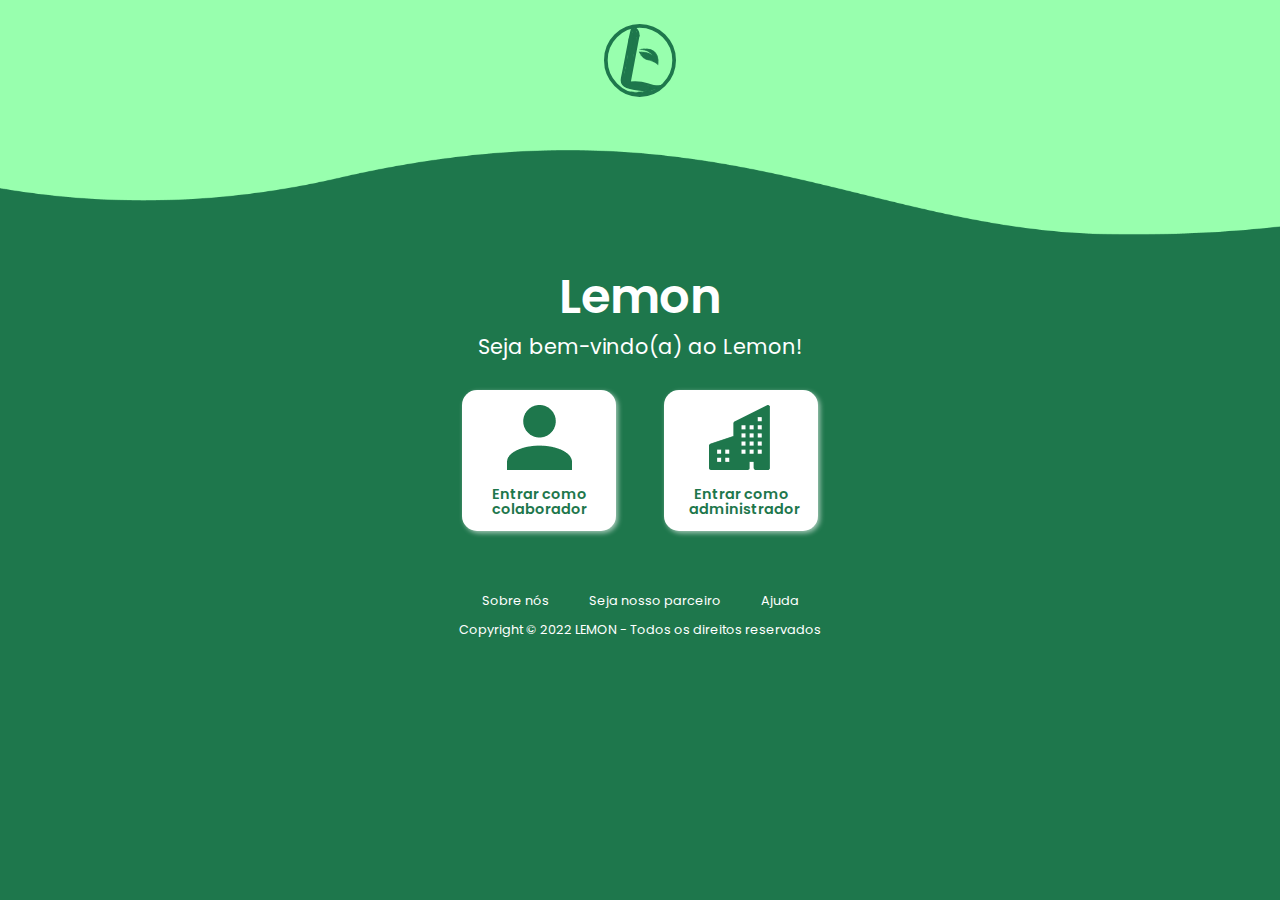
<file: index.html>
<!DOCTYPE html>
<html lang="en">

<head>
    <meta charset="UTF-8">
    <meta http-equiv="X-UA-Compatible" content="IE=edge">
    <meta name="viewport" content="width=device-width, initial-scale=1.0">
    <title>Lemon</title>
    <link rel="icon" href="./assets/img/menu/logo-small.png">
    <!-- CSS only -->
    <link rel="stylesheet" href="./assets/css/reset.css">
    <link rel="stylesheet" href="./assets/css/style.css">
    <link rel="stylesheet" href="./assets/css/index.css">
</head>

<body>
    <!-- HEADER -->
    <header class="headerHome">
        <a href="./index.html">
            <img class="headerHome_logo" src="./assets/img/logo/logoVerde.svg" alt="Logo do Lemon">
        </a>
    </header>

    <!-- CONTAINER PRINCIPAL -->
    <div class="container">
        <div class="container_heading">
            <h1 class="container_heading_one">Lemon</h1>
            <h2 class="container_heading_two">Seja bem-vindo(a) ao Lemon!</h2>
        </div>
        <div class="container_options">
            <a href="./login.html">
                <div class="container_options_colab">
                    <img class="container_options_colab_img" src="./assets/img/icons/iconUsuario.png"
                        alt="Icon de Usuário">
                    <p class="container_options_text">Entrar como </br> colaborador</p>
                </div>
            </a>
            <a href="./login.html">
                <div class="container_options_admin">
                    <img class="container_options_admin_img" src="./assets/img/icons/iconEmpresa.png"
                        alt="Icon de Empresa">
                    <p class="container_options_text">Entrar como </br> administrador</p>
                </div>
            </a>
        </div>
    </div>

    <!-- RODAPÉ -->
    <footer class="footerHome">
        <div class="footerHome_text">
            <p>Sobre nós</p>
            <p>Seja nosso parceiro</p>
            <p>Ajuda</p>
        </div>
        <p class="footerHome_copy">Copyright &copy; 2022 LEMON - Todos os direitos reservados</p>
    </footer>

     <!-- DIV LIBRAS -->
     <div vw class="enabled">
        <div vw-access-button class="active"></div>
        <div vw-plugin-wrapper>
            <div class="vw-plugin-top-wrapper"></div>
        </div>
    </div>

      <!-- CHATBOT -->
      <script src="./assets/js/chatbot.js"></script>

      <!-- API DE LIBRAS -->
      <script src="https://vlibras.gov.br/app/vlibras-plugin.js"></script>
      <script src="./assets/js/apiLibras.js"></script>
  
</body>

</html>
</file>
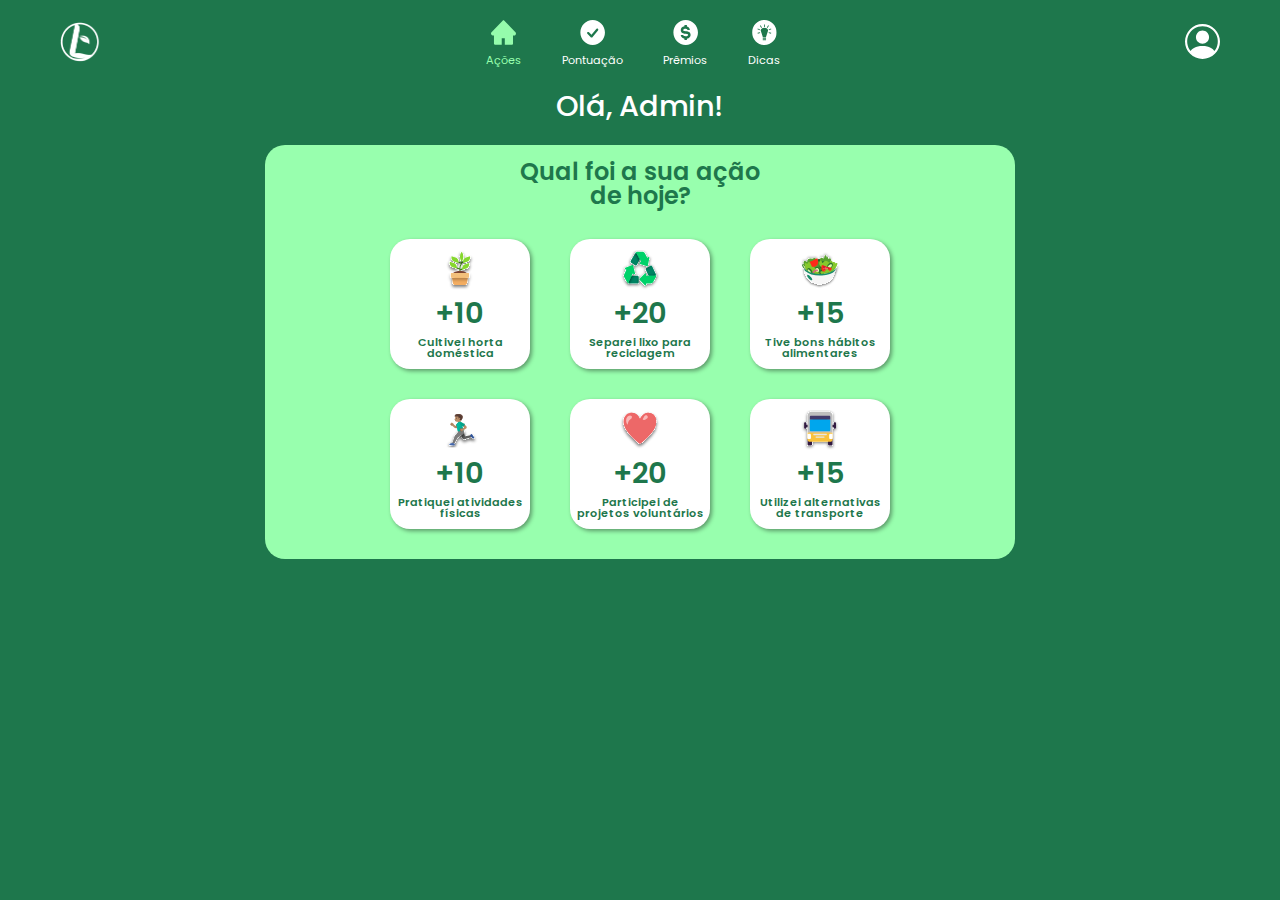
<file: acoes.html>
<!DOCTYPE html>
<html lang="en">

<head>
    <meta charset="UTF-8">
    <meta http-equiv="X-UA-Compatible" content="IE=edge">
    <meta name="viewport" content="width=device-width, initial-scale=1.0">
    <title>Lemon | Ações</title>
    <link rel="icon" href="./assets/img/menu/logo-small.png">

    <!-- BOOTSTRAP -->
    <link rel="stylesheet" href="https://cdn.jsdelivr.net/npm/bootstrap@4.0.0/dist/css/bootstrap.min.css"
        integrity="sha384-Gn5384xqQ1aoWXA+058RXPxPg6fy4IWvTNh0E263XmFcJlSAwiGgFAW/dAiS6JXm" crossorigin="anonymous">

    <!-- CSS only -->
    <link rel="stylesheet" href="./assets/css/reset.css">
    <link rel="stylesheet" href="./assets/css/style.css">
    <link rel="stylesheet" href="./assets/css/acoes.css">
</head>

<body>
    <!-- HEADER -->
    <header class="headerAcoes">
        <a class="headerAcoes_logo" href="./acoes.html"><img src="./assets/img/menu/logo-small.png"
                alt="Logo Lemon"></a>
        <div class="headerAcoes_opcoesMenu">
            <a href="./acoes.html">
                <div class="headerAcoes_opcoesMenu_div" id="acoes">
                    <img src="./assets/img/menu/iconInicio.svg" alt="">
                    <p>Ações</p>
                </div>
            </a>
            <a href="./pontuacao.html">
                <div class="headerAcoes_opcoesMenu_div" id="pontuacao">
                    <img src="./assets/img/menu/iconPontuacao.svg" alt="">
                    <p>Pontuação</p>
                </div>
            </a>
            <a href="./premios.html">
                <div class="headerAcoes_opcoesMenu_div" id="premios">
                    <img src="./assets/img/menu/iconPremios.svg" alt="">
                    <p>Prêmios</p>
                </div>
            </a>
            <a href="./dicas.html">
                <div class="headerAcoes_opcoesMenu_div" id="dicas">
                    <img src="./assets/img/menu/iconDicas.svg" alt="">
                    <p>Dicas</p>
                </div>
            </a>
        </div>
        <div class="dropdown dropleft show">
            <a class="dropdown-toggle" href="#" id="dropdownMenuLink" data-toggle="dropdown" aria-haspopup="true"
                aria-expanded="false">
                <img src="./assets/img/menu/iconUser.svg" alt="">
            </a>
            <div class="dropdown-menu" aria-labelledby="dropdownMenuLink">
                <div class="divMenu">
                    <img src="./assets/img/icons/iconMenuInicio.svg" alt="">
                    <a class="dropdown-item" id="first-item" href="./acoes.html">Início</a>
                </div>
                <div class="divMenu">
                    <img src="./assets/img/icons/iconMenuConta.svg" alt="">
                    <a class="dropdown-item" id="first-item" href="./contaMenu.html">Minha Conta</a>
                </div>
                <div class="divMenu">
                    <img src="./assets/img/icons/iconMenuEmpresa.svg" alt="">
                    <a class="dropdown-item" href="./empresaMenu.html">Minha Empresa</a>
                </div>
                <div class="divMenu">
                    <img src="./assets/img/icons/iconMenuPremios.svg" alt="">
                    <a class="dropdown-item" href="./resgateMenu.html">Resgate de Prêmios</a>
                </div>
                <div class="divMenu">
                    <img src="./assets/img/icons/iconMenuColab.svg" alt="">
                    <a class="dropdown-item" href="./colabMenu.html">Meus Colaboradores</a>
                </div>
                <div class="divMenu">
                    <img src="./assets/img/icons/iconMenuSuporte.svg" alt="">
                    <a class="dropdown-item" target="_blank"
                    href="https://landbot.online/v3/H-1571288-MLVQNTWK283EAQWH/index.html">Suporte</a>
                </div>
                <div class="divMenu" id="last-item">
                    <img src="./assets/img/icons/iconMenuSair.svg" alt="">
                    <a class="dropdown-item"  href="./index.html">Sair</a>
                </div>
            </div>
        </div>
    </header>

    <!-- HEADING -->
    <div class="heading">
        <p>Olá, Admin!</p>
    </div>


    <!-- CONTAINER AÇÕES -->

    <div class="containerDiv">
        <div class="containerAcoes">
            <p class="containerAcoes_title">Qual foi a sua ação </br> de hoje?</p>
            <div class="containerAcoes_box1">
                <a href="javascript: abrir();">
                    <div class="containerAcoes_box">
                        <img src="./assets/img/actions/iconPlanta.svg" alt="">
                        <p class="containerAcoes_box_pontos">+10</p>
                        <p class="containerAcoes_box_descricao">Cultivei horta doméstica</p>
                    </div>
                </a>
                <a href="javascript: abrir();">
                    <div class="containerAcoes_box">
                        <img src="./assets/img/actions/iconRecycle.svg" alt="">
                        <p class="containerAcoes_box_pontos">+20</p>
                        <p class="containerAcoes_box_descricao">Separei lixo para reciclagem</p>
                    </div>
                </a>
                <a href="javascript: abrir();">
                    <div class="containerAcoes_box">
                        <img src="./assets/img/actions/iconSalad.svg" alt="">
                        <p class="containerAcoes_box_pontos">+15</p>
                        <p class="containerAcoes_box_descricao">Tive bons hábitos alimentares</p>
                    </div>
                </a>
            </div>
            <div class="containerAcoes_box2">
                <a href="javascript: abrir();">
                    <div class="containerAcoes_box">
                        <img src="./assets/img/actions/iconRun.svg" alt="">
                        <p class="containerAcoes_box_pontos">+10</p>
                        <p class="containerAcoes_box_descricao">Pratiquei atividades físicas</p>
                    </div>
                </a>
                <a href="javascript: abrir();">
                    <div class="containerAcoes_box">
                        <img src="./assets/img/actions/iconHeart.svg" alt="">
                        <p class="containerAcoes_box_pontos">+20</p>
                        <p class="containerAcoes_box_descricao">Participei de projetos voluntários</p>
                    </div>
                </a>
                <a href="javascript: abrir();">
                    <div class="containerAcoes_box">
                        <img src="./assets/img/actions/iconBus.svg" alt="">
                        <p class="containerAcoes_box_pontos">+15</p>
                        <p class="containerAcoes_box_descricao">Utilizei alternativas de transporte</p>
                    </div>
                </a>
            </div>
            <div class="popUp" id="popup">
                <div class="titleComprovante">
                    <h1>Adicione o comprovante </br> da sua ação</h1>
                    <a href="javascript: fechar()">
                        <img id="fechar" src="./assets/img/icons/iconFechar.svg" alt="">
                    </a>
                </div>
                <div class="comprovante">
                    <img src="./assets/img/icons/iconCamera.svg" alt="">
                    <p>Tire uma foto</p>
                </div>
                <div class="comprovante">
                    <img src="./assets/img/icons/iconVideo.svg" alt="">
                    <p>Grave um vídeo</p>
                </div>
                <div class="comprovante">
                    <img src="./assets/img/icons/iconBiblioteca.svg" alt="">
                    <p>Procure na biblioteca</p>
                </div>
                <div class="comprovante" id="ultimaLinha">
                    <img src="./assets/img/icons/iconAnexo.svg" alt="">
                    <p>Anexe um documento</p>
                </div>
            </div>

        </div>
    </div>

    <!-- DIV LIBRAS -->
    <div vw class="enabled">
        <div vw-access-button class="active"></div>
        <div vw-plugin-wrapper>
            <div class="vw-plugin-top-wrapper"></div>
        </div>
    </div>

    <!-- POP UP AÇÕES -->
    <script type="text/javascript" src="./assets/js/popUp.js" type="text/javascript"></script>

    <!-- CHATBOT -->
    <script src="./assets/js/chatbot.js"></script>

    <!-- API DE LIBRAS -->
    <script src="https://vlibras.gov.br/app/vlibras-plugin.js"></script>
    <script src="./assets/js/apiLibras.js"></script>

    <!-- BOOTSTRAP -->
    <script src="https://code.jquery.com/jquery-3.2.1.slim.min.js"
        integrity="sha384-KJ3o2DKtIkvYIK3UENzmM7KCkRr/rE9/Qpg6aAZGJwFDMVNA/GpGFF93hXpG5KkN"
        crossorigin="anonymous"></script>
    <script src="https://cdn.jsdelivr.net/npm/popper.js@1.12.9/dist/umd/popper.min.js"
        integrity="sha384-ApNbgh9B+Y1QKtv3Rn7W3mgPxhU9K/ScQsAP7hUibX39j7fakFPskvXusvfa0b4Q"
        crossorigin="anonymous"></script>
    <script src="https://cdn.jsdelivr.net/npm/bootstrap@4.0.0/dist/js/bootstrap.min.js"
        integrity="sha384-JZR6Spejh4U02d8jOt6vLEHfe/JQGiRRSQQxSfFWpi1MquVdAyjUar5+76PVCmYl"
        crossorigin="anonymous"></script>

</body>

</html>
</file>
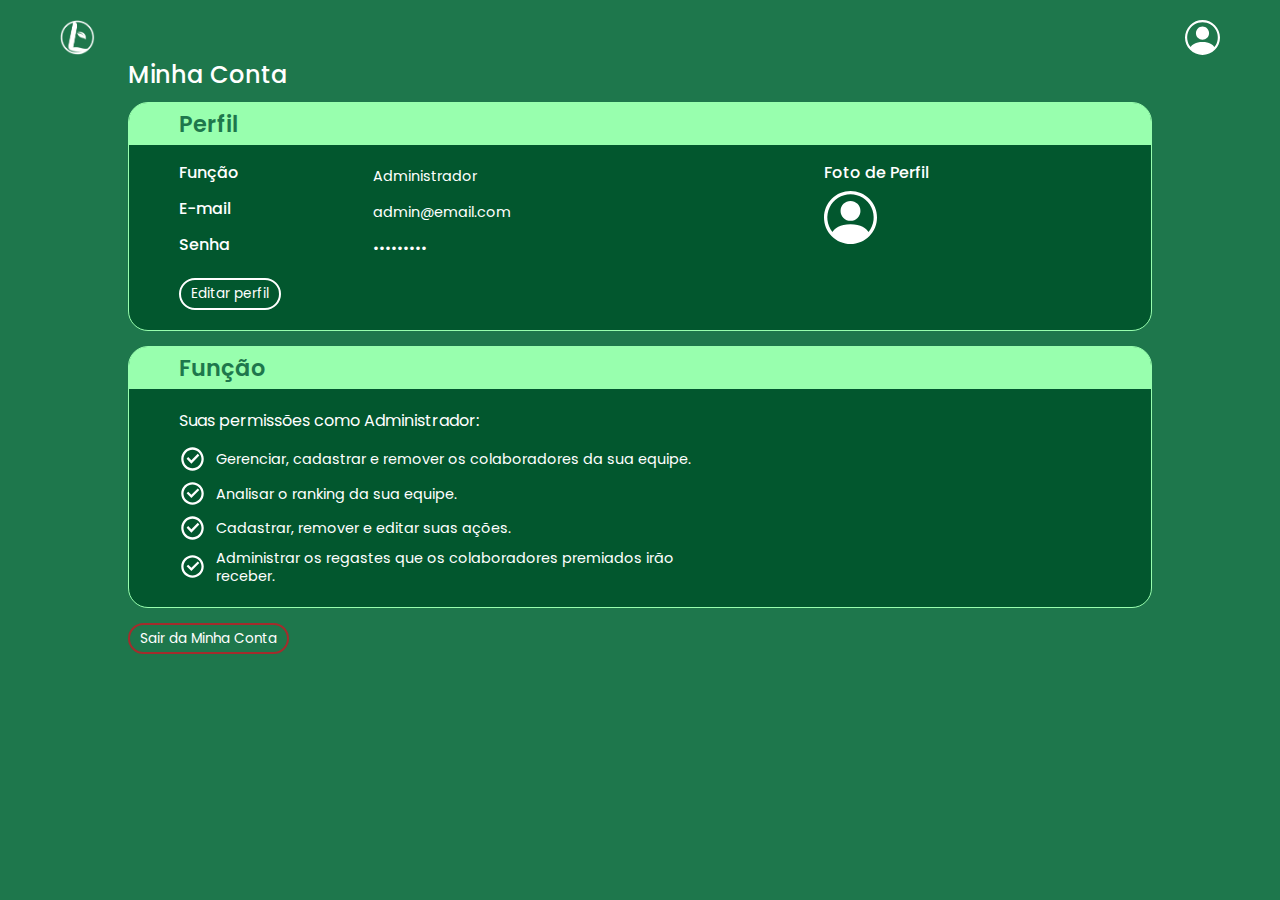
<file: contaMenu.html>
<!DOCTYPE html>
<html lang="en">

<head>
    <meta charset="UTF-8">
    <meta http-equiv="X-UA-Compatible" content="IE=edge">
    <meta name="viewport" content="width=device-width, initial-scale=1.0">
    <title>Lemon | Minha Conta</title>
    <link rel="icon" href="./assets/img/menu/logo-small.png">

    <!-- BOOTSTRAP -->
    <link rel="stylesheet" href="https://cdn.jsdelivr.net/npm/bootstrap@4.0.0/dist/css/bootstrap.min.css"
        integrity="sha384-Gn5384xqQ1aoWXA+058RXPxPg6fy4IWvTNh0E263XmFcJlSAwiGgFAW/dAiS6JXm" crossorigin="anonymous">

    <!-- CSS only -->
    <link rel="stylesheet" href="./assets/css/reset.css">
    <link rel="stylesheet" href="./assets/css/style.css">
    <link rel="stylesheet" href="./assets/css/menu.css">
</head>

<body>
    <!-- HEADER -->
    <header class="headerAcoes">
        <a class="headerAcoes_logo" href="./acoes.html"><img src="./assets/img/menu/logo-small.png"
                alt="Logo Lemon"></a>
                <div class="dropdown dropleft show">
                    <a class="dropdown-toggle" href="#" id="dropdownMenuLink" data-toggle="dropdown" aria-haspopup="true"
                        aria-expanded="false">
                        <img src="./assets/img/menu/iconUser.svg" alt="">
                    </a>
                    <div class="dropdown-menu" aria-labelledby="dropdownMenuLink">
                        <div class="divMenu">
                            <img src="./assets/img/icons/iconMenuInicio.svg" alt="">
                            <a class="dropdown-item" id="first-item" href="./acoes.html">Início</a>
                        </div>
                        <div class="divMenu">
                            <img src="./assets/img/icons/iconMenuConta.svg" alt="">
                            <a class="dropdown-item" id="first-item" href="./contaMenu.html">Minha Conta</a>
                        </div>
                        <div class="divMenu">
                            <img src="./assets/img/icons/iconMenuEmpresa.svg" alt="">
                            <a class="dropdown-item" href="./empresaMenu.html">Minha Empresa</a>
                        </div>
                        <div class="divMenu">
                            <img src="./assets/img/icons/iconMenuPremios.svg" alt="">
                            <a class="dropdown-item" href="./resgateMenu.html">Resgate de Prêmios</a>
                        </div>
                        <div class="divMenu">
                            <img src="./assets/img/icons/iconMenuPremios.svg" alt="">
                            <a class="dropdown-item" href="./colabMenu.html">Meus Colaboradores</a>
                        </div>
                        <div class="divMenu">
                            <img src="./assets/img/icons/iconMenuSuporte.svg" alt="">
                            <a class="dropdown-item" target="_blank"
                            href="https://landbot.online/v3/H-1571288-MLVQNTWK283EAQWH/index.html">Suporte</a>
                        </div>
                        <div class="divMenu" id="last-item">
                            <img src="./assets/img/icons/iconMenuSair.svg" alt="">
                            <a class="dropdown-item"  href="./index.html">Sair</a>
                        </div>
                    </div>
                </div>
    </header>

    <!-- HEADING -->
    <div class="containerMain">
        <div class="heading">
            <h1>Minha Conta</h1>
        </div>

        <!-- CONTAINER AÇÕES -->

        <div class="containerDiv">
            <div class="containerPerfil">
                <div class="containerPerfilTitle">
                    <h2>Perfil</h2>
                </div>
                <div class="containerPerfilText">
                    <div class="containerPerfilDesc">
                        <div class="linha">
                            <h3>Função</h3>
                            <p>Administrador</p>
                        </div>
                        <div class="linha">
                            <h3>E-mail</h3>
                            <p>admin@email.com</p>
                        </div>
                        <div class="linha" id="last-item">
                            <h3>Senha</h3>
                            <p>•••••••••</p>
                        </div>
                    </div>
                    <div class="containerPerfilFoto">
                        <h3>Foto de Perfil</h3>
                        <img src="./assets/img/menu/iconUser.svg" alt="">
                    </div>
                </div>
                <div class="btnEditar">
                    <button>Editar perfil</button>
                </div>
            </div>
            <div class="containerFuncao">
                <div class="containerFuncaoTitle">
                    <h2>Função</h2>
                </div>
                <div class="containerFuncaoText">
                    <div class="containerFuncaoDesc">
                        <h3 class="titlePermissoes">Suas permissões como Administrador:</h3>
                        <div class="permissoes">
                            <img src="./assets/img/icons/iconCheck.svg" alt="">
                            <p>Gerenciar, cadastrar e remover os colaboradores da sua equipe.</p>
                        </div>
                        <div class="permissoes">
                            <img src="./assets/img/icons/iconCheck.svg" alt="">
                            <p>Analisar o ranking da sua equipe.</p>
                        </div>
                        <div class="permissoes">
                            <img src="./assets/img/icons/iconCheck.svg" alt="">
                            <p>Cadastrar, remover e editar suas ações.</p>
                        </div>
                        <div class="permissoes">
                            <img src="./assets/img/icons/iconCheck.svg" alt="">
                            <p>Administrar os regastes que os colaboradores premiados irão receber.</p>
                        </div>
                    </div>
                </div>
            </div>
        </div>
        <div class="btnSair">
            <button>Sair da Minha Conta</button>
        </div>
    </div>

    <!-- DIV LIBRAS -->
    <div vw class="enabled">
        <div vw-access-button class="active"></div>
        <div vw-plugin-wrapper>
            <div class="vw-plugin-top-wrapper"></div>
        </div>
    </div>

    <!-- POP UP AÇÕES -->
    <script type="text/javascript" src="./assets/js/popUp.js" type="text/javascript"></script>

    <!-- CHATBOT -->
    <script src="./assets/js/chatbot.js"></script>

    <!-- API DE LIBRAS -->
    <script src="https://vlibras.gov.br/app/vlibras-plugin.js"></script>
    <script src="./assets/js/apiLibras.js"></script>

    <!-- BOOTSTRAP -->
    <script src="https://code.jquery.com/jquery-3.2.1.slim.min.js"
        integrity="sha384-KJ3o2DKtIkvYIK3UENzmM7KCkRr/rE9/Qpg6aAZGJwFDMVNA/GpGFF93hXpG5KkN"
        crossorigin="anonymous"></script>
    <script src="https://cdn.jsdelivr.net/npm/popper.js@1.12.9/dist/umd/popper.min.js"
        integrity="sha384-ApNbgh9B+Y1QKtv3Rn7W3mgPxhU9K/ScQsAP7hUibX39j7fakFPskvXusvfa0b4Q"
        crossorigin="anonymous"></script>
    <script src="https://cdn.jsdelivr.net/npm/bootstrap@4.0.0/dist/js/bootstrap.min.js"
        integrity="sha384-JZR6Spejh4U02d8jOt6vLEHfe/JQGiRRSQQxSfFWpi1MquVdAyjUar5+76PVCmYl"
        crossorigin="anonymous"></script>

</body>

</html>
</file>
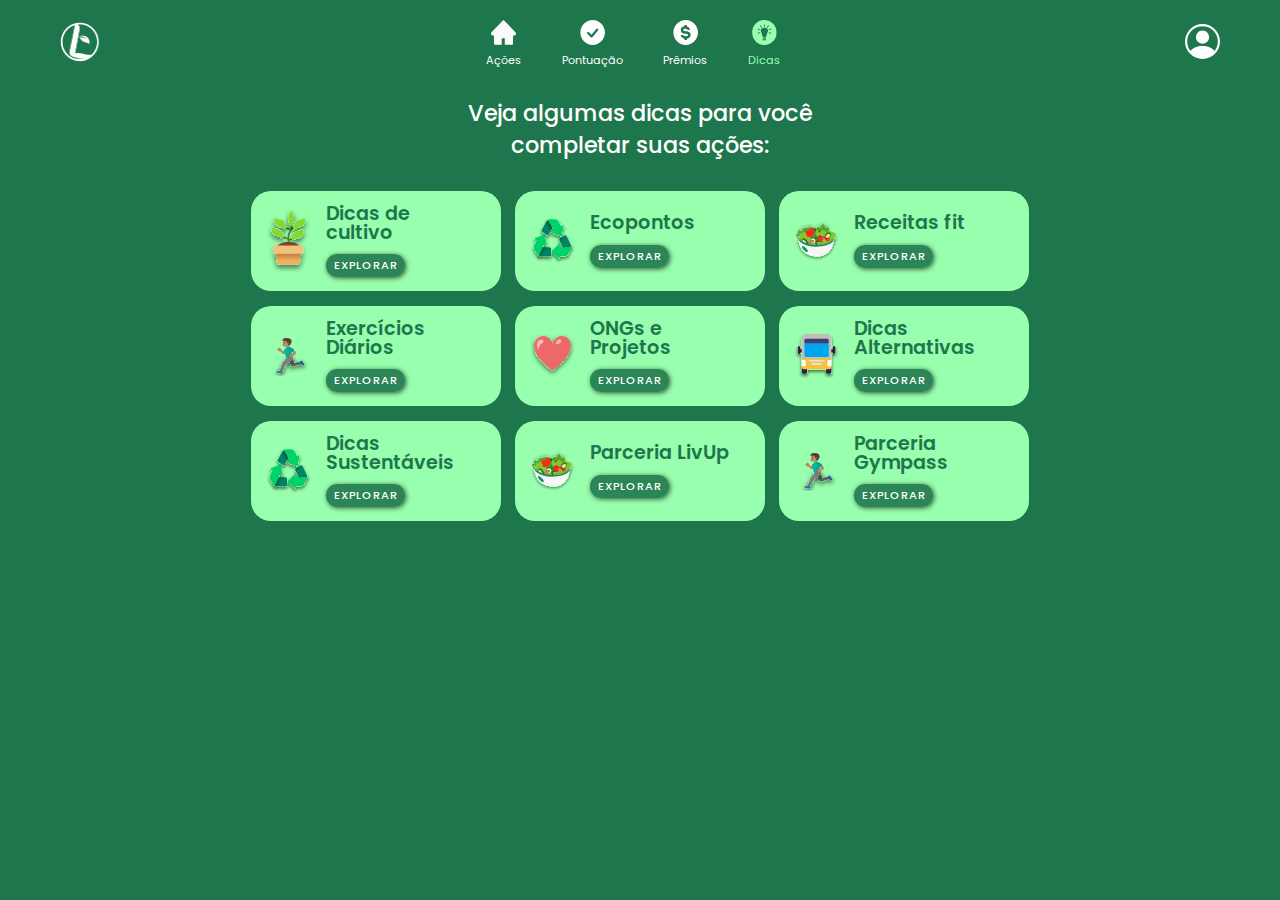
<file: dicas.html>
<!DOCTYPE html>
<html lang="en">

<head>
    <meta charset="UTF-8">
    <meta http-equiv="X-UA-Compatible" content="IE=edge">
    <meta name="viewport" content="width=device-width, initial-scale=1.0">
    <title>Lemon | Dicas</title>
    <link rel="icon" href="./assets/img/menu/logo-small.png">

    <!-- BOOTSTRAP -->
    <link rel="stylesheet" href="https://cdn.jsdelivr.net/npm/bootstrap@4.0.0/dist/css/bootstrap.min.css"
        integrity="sha384-Gn5384xqQ1aoWXA+058RXPxPg6fy4IWvTNh0E263XmFcJlSAwiGgFAW/dAiS6JXm" crossorigin="anonymous">

    <!-- CSS only -->
    <link rel="stylesheet" href="./assets/css/reset.css">
    <link rel="stylesheet" href="./assets/css/style.css">
    <link rel="stylesheet" href="./assets/css/dicas.css">
</head>

<body>
    <!-- HEADER -->
    <header class="headerAcoes">
        <a class="headerAcoes_logo" href="./acoes.html"><img src="./assets/img/menu/logo-small.png"
                alt="Logo Lemon"></a>
        <div class="headerAcoes_opcoesMenu">
            <a href="./acoes.html">
                <div class="headerAcoes_opcoesMenu_div" id="acoes">
                    <img src="./assets/img/menu/iconInicioWhite.svg" alt="">
                    <p>Ações</p>
                </div>
            </a>
            <a href="./pontuacao.html">
                <div class="headerAcoes_opcoesMenu_div" id="pontuacao">
                    <img src="./assets/img/menu/iconPontuacao.svg" alt="">
                    <p>Pontuação</p>
                </div>
            </a>
            <a href="./premios.html">
                <div class="headerAcoes_opcoesMenu_div" id="premios">
                    <img src="./assets/img/menu/iconPremios.svg" alt="">
                    <p>Prêmios</p>
                </div>
            </a>
            <a href="./dicas.html">
                <div class="headerAcoes_opcoesMenu_div" id="dicas">
                    <img src="./assets/img/menu/iconDicasGreen.svg" alt="">
                    <p>Dicas</p>
                </div>
            </a>
        </div>
        <div class="dropdown dropleft show">
            <a class="dropdown-toggle" href="#" id="dropdownMenuLink" data-toggle="dropdown" aria-haspopup="true"
                aria-expanded="false">
                <img src="./assets/img/menu/iconUser.svg" alt="">
            </a>
            <div class="dropdown-menu" aria-labelledby="dropdownMenuLink">
                <div class="divMenu">
                    <img src="./assets/img/icons/iconMenuInicio.svg" alt="">
                    <a class="dropdown-item" id="first-item" href="./acoes.html">Início</a>
                </div>
                <div class="divMenu">
                    <img src="./assets/img/icons/iconMenuConta.svg" alt="">
                    <a class="dropdown-item" id="first-item" href="./contaMenu.html">Minha Conta</a>
                </div>
                <div class="divMenu">
                    <img src="./assets/img/icons/iconMenuEmpresa.svg" alt="">
                    <a class="dropdown-item" href="./empresaMenu.html">Minha Empresa</a>
                </div>
                <div class="divMenu">
                    <img src="./assets/img/icons/iconMenuPremios.svg" alt="">
                    <a class="dropdown-item" href="./resgateMenu.html">Resgate de Prêmios</a>
                </div>
                <div class="divMenu">
                    <img src="./assets/img/icons/iconMenuColab.svg" alt="">
                    <a class="dropdown-item" href="./colabMenu.html">Meus Colaboradores</a>
                </div>
                <div class="divMenu">
                    <img src="./assets/img/icons/iconMenuSuporte.svg" alt="">
                    <a class="dropdown-item" target="_blank"
                    href="https://landbot.online/v3/H-1571288-MLVQNTWK283EAQWH/index.html">Suporte</a>
                </div>
                <div class="divMenu" id="last-item">
                    <img src="./assets/img/icons/iconMenuSair.svg" alt="">
                    <a class="dropdown-item"  href="./index.html">Sair</a>
                </div>
            </div>
        </div>
    </header>

    <div class="heading">
        <h1>Veja algumas dicas para você </br> completar suas ações:</h1>
    </div>

    <div class="containerDicas">
        <div class="containerDicas_left">
            <div class="containerDicas_option">
                <img id="cultivo" src="./assets/img/actions/iconPlanta.svg" alt="">
                <div class="divDicas">
                    <p>Dicas de cultivo</p>
                    <button>Explorar</button>
                </div>
            </div>
            <div class="containerDicas_option">
                <img src="./assets/img/actions/iconRun.svg" alt="">
                <div class="divDicas">
                    <p>Exercícios Diários</p>
                    <button>Explorar</button>
                </div>
            </div>
            <div class="containerDicas_option">
                <img src="./assets/img/actions/iconRecycle.svg" alt="">
                <div class="divDicas">
                    <p>Dicas Sustentáveis</p>
                    <button>Explorar</button>
                </div>
            </div>
        </div>
        <div class="containerDicas_right">
            <div class="containerDicas_option">
                <img src="./assets/img/actions/iconRecycle.svg" alt="">
                <div class="divDicas">
                    <p>Ecopontos</p>
                    <a href="./ecopontos.html"><button>Explorar</button></a>
                </div>
            </div>
            <div class="containerDicas_option">
                <img src="./assets/img/actions/iconHeart.svg" alt="">
                <div>
                    <p>ONGs e Projetos</p>
                    <button>Explorar</button>
                </div>
            </div>
            <div class="containerDicas_option">
                <img src="./assets/img/actions/iconSalad.svg" alt="">
                <div class="divDicas">
                    <p>Parceria LivUp</p>
                    <div class="divLogo">
                        <button>Explorar</button>
                        <img id="livup" src="./assets/img/logo/logoLivUp.svg" alt="Logo da empresa LivUp">
                    </div>
                </div>
            </div>
        </div>
        <div class="containerDicas_right">
            <div class="containerDicas_option">
                <img src="./assets/img/actions/iconSalad.svg" alt="">
                <div class="divDicas">
                    <p>Receitas fit</p>
                    <button>Explorar</button>
                </div>
            </div>
            <div class="containerDicas_option">
                <img src="./assets/img/actions/iconBus.svg" alt="">
                <div class="divDicas">
                    <p>Dicas Alternativas</p>
                    <button>Explorar</button>
                </div>
            </div>
            <div class="containerDicas_option">
                <img src="./assets/img/actions/iconRun.svg" alt="">
                <div class="divDicas">
                    <p>Parceria Gympass</p>
                    <div class="divLogo">
                        <button>Explorar</button>
                        <img id="gympass" src="./assets/img/logo/logoGympass.svg" alt="">
                    </div>
                </div>
            </div>
        </div>
    </div>

    <!-- DIV LIBRAS -->
    <div vw class="enabled">
        <div vw-access-button class="active"></div>
        <div vw-plugin-wrapper>
            <div class="vw-plugin-top-wrapper"></div>
        </div>
    </div>

    <!-- CHATBOT -->
    <script src="./assets/js/chatbot.js"></script>

    <!-- API DE LIBRAS -->
    <script src="https://vlibras.gov.br/app/vlibras-plugin.js"></script>
    <script src="./assets/js/apiLibras.js"></script>

    <!-- BOOTSTRAP -->
    <script src="https://code.jquery.com/jquery-3.2.1.slim.min.js"
        integrity="sha384-KJ3o2DKtIkvYIK3UENzmM7KCkRr/rE9/Qpg6aAZGJwFDMVNA/GpGFF93hXpG5KkN"
        crossorigin="anonymous"></script>
    <script src="https://cdn.jsdelivr.net/npm/popper.js@1.12.9/dist/umd/popper.min.js"
        integrity="sha384-ApNbgh9B+Y1QKtv3Rn7W3mgPxhU9K/ScQsAP7hUibX39j7fakFPskvXusvfa0b4Q"
        crossorigin="anonymous"></script>
    <script src="https://cdn.jsdelivr.net/npm/bootstrap@4.0.0/dist/js/bootstrap.min.js"
        integrity="sha384-JZR6Spejh4U02d8jOt6vLEHfe/JQGiRRSQQxSfFWpi1MquVdAyjUar5+76PVCmYl"
        crossorigin="anonymous"></script>
</body>

</html>
</file>
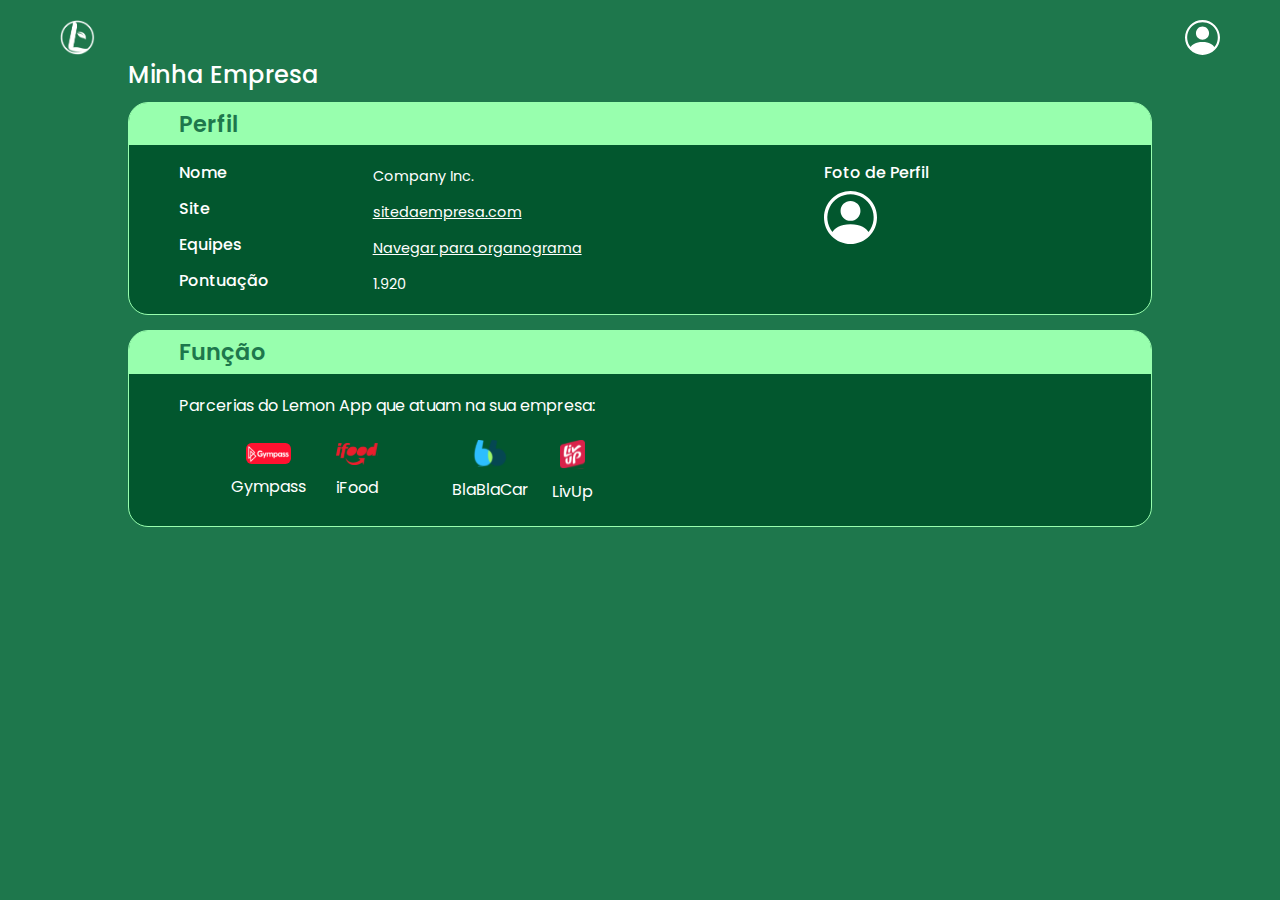
<file: empresaMenu.html>
<!DOCTYPE html>
<html lang="en">

<head>
    <meta charset="UTF-8">
    <meta http-equiv="X-UA-Compatible" content="IE=edge">
    <meta name="viewport" content="width=device-width, initial-scale=1.0">
    <title>Lemon | Minha Empresa</title>
    <link rel="icon" href="./assets/img/menu/logo-small.png">

    <!-- BOOTSTRAP -->
    <link rel="stylesheet" href="https://cdn.jsdelivr.net/npm/bootstrap@4.0.0/dist/css/bootstrap.min.css"
        integrity="sha384-Gn5384xqQ1aoWXA+058RXPxPg6fy4IWvTNh0E263XmFcJlSAwiGgFAW/dAiS6JXm" crossorigin="anonymous">

    <!-- CSS only -->
    <link rel="stylesheet" href="./assets/css/reset.css">
    <link rel="stylesheet" href="./assets/css/style.css">
    <link rel="stylesheet" href="./assets/css/menu.css">
</head>

<body>
    <!-- HEADER -->
    <header class="headerAcoes">
        <a class="headerAcoes_logo" href="./acoes.html"><img src="./assets/img/menu/logo-small.png"
                alt="Logo Lemon"></a>
                <div class="dropdown dropleft show">
                    <a class="dropdown-toggle" href="#" id="dropdownMenuLink" data-toggle="dropdown" aria-haspopup="true"
                        aria-expanded="false">
                        <img src="./assets/img/menu/iconUser.svg" alt="">
                    </a>
                    <div class="dropdown-menu" aria-labelledby="dropdownMenuLink">
                        <div class="divMenu">
                            <img src="./assets/img/icons/iconMenuInicio.svg" alt="">
                            <a class="dropdown-item" id="first-item" href="./acoes.html">Início</a>
                        </div>
                        <div class="divMenu">
                            <img src="./assets/img/icons/iconMenuConta.svg" alt="">
                            <a class="dropdown-item" id="first-item" href="./contaMenu.html">Minha Conta</a>
                        </div>
                        <div class="divMenu">
                            <img src="./assets/img/icons/iconMenuEmpresa.svg" alt="">
                            <a class="dropdown-item" href="./empresaMenu.html">Minha Empresa</a>
                        </div>
                        <div class="divMenu">
                            <img src="./assets/img/icons/iconMenuPremios.svg" alt="">
                            <a class="dropdown-item" href="./resgateMenu.html">Resgate de Prêmios</a>
                        </div>
                        <div class="divMenu">
                            <img src="./assets/img/icons/iconMenuPremios.svg" alt="">
                            <a class="dropdown-item" href="./colabMenu.html">Meus Colaboradores</a>
                        </div>
                        <div class="divMenu">
                            <img src="./assets/img/icons/iconMenuSuporte.svg" alt="">
                            <a class="dropdown-item" target="_blank"
                            href="https://landbot.online/v3/H-1571288-MLVQNTWK283EAQWH/index.html">Suporte</a>
                        </div>
                        <div class="divMenu" id="last-item">
                            <img src="./assets/img/icons/iconMenuSair.svg" alt="">
                            <a class="dropdown-item"  href="./index.html">Sair</a>
                        </div>
                    </div>
                </div>
    </header>

    <!-- HEADING -->
    <div class="containerMain">
        <div class="heading">
            <h1>Minha Empresa</h1>
        </div>


        <!-- CONTAINER AÇÕES -->

        <div class="containerDiv">
            <div class="containerPerfil">
                <div class="containerPerfilTitle">
                    <h2>Perfil</h2>
                </div>
                <div class="containerPerfilText">
                    <div class="containerPerfilDesc">
                        <div class="linha">
                            <h3>Nome</h3>
                            <p>Company Inc.</p>
                        </div>
                        <div class="linha">
                            <h3>Site</h3>
                            <p id="underline">sitedaempresa.com</p>
                        </div>
                        <div class="linha" id="last-item">
                            <h3>Equipes</h3>
                            <p id="underline">Navegar para organograma</p>
                        </div>
                        <div class="linha" id="last-item">
                            <h3>Pontuação</h3>
                            <p>1.920</p>
                        </div>
                    </div>
                    <div class="containerPerfilFoto">
                        <h3>Foto de Perfil</h3>
                        <img src="./assets/img/menu/iconUser.svg" alt="">
                    </div>
                </div>
            </div>
            <div class="containerFuncao">
                <div class="containerFuncaoTitle">
                    <h2>Função</h2>
                </div>
                <div class="containerFuncaoText">
                    <div class="containerFuncaoDesc">
                        <h3 class="titleParcerias">Parcerias do Lemon App que atuam na sua empresa:</h3>
                        <div class="containerParcerias">
                            <div class="divParcerias">
                                <div class="parcerias">
                                    <img src="./assets/img/logo/logoGympass.svg" alt="">
                                    <p>Gympass</p>
                                </div>
                                <div class="parcerias">
                                    <img id="logoiFood" src="./assets/img/logo/logoIfood.svg" alt="">
                                    <p>iFood</p>
                                </div>
                            </div>
                            <div class="divParcerias">
                                <div class="parcerias">
                                    <img src="./assets/img/logo/logoBlablacar.svg" alt="">
                                    <p>BlaBlaCar</p>
                                </div>
                                <div class="parcerias">
                                    <img id="logoLivup" src="./assets/img/logo/logoLivUp.svg" alt="">
                                    <p>LivUp</p>
                                </div>
                            </div>
                        </div>
                    </div>
                </div>
            </div>
        </div>
    </div>

    <!-- DIV LIBRAS -->
    <div vw class="enabled">
        <div vw-access-button class="active"></div>
        <div vw-plugin-wrapper>
            <div class="vw-plugin-top-wrapper"></div>
        </div>
    </div>

    <!-- POP UP AÇÕES -->
    <script type="text/javascript" src="./assets/js/popUp.js" type="text/javascript"></script>

    <!-- CHATBOT -->
    <script src="./assets/js/chatbot.js"></script>

    <!-- API DE LIBRAS -->
    <script src="https://vlibras.gov.br/app/vlibras-plugin.js"></script>
    <script src="./assets/js/apiLibras.js"></script>

    <!-- BOOTSTRAP -->
    <script src="https://code.jquery.com/jquery-3.2.1.slim.min.js"
        integrity="sha384-KJ3o2DKtIkvYIK3UENzmM7KCkRr/rE9/Qpg6aAZGJwFDMVNA/GpGFF93hXpG5KkN"
        crossorigin="anonymous"></script>
    <script src="https://cdn.jsdelivr.net/npm/popper.js@1.12.9/dist/umd/popper.min.js"
        integrity="sha384-ApNbgh9B+Y1QKtv3Rn7W3mgPxhU9K/ScQsAP7hUibX39j7fakFPskvXusvfa0b4Q"
        crossorigin="anonymous"></script>
    <script src="https://cdn.jsdelivr.net/npm/bootstrap@4.0.0/dist/js/bootstrap.min.js"
        integrity="sha384-JZR6Spejh4U02d8jOt6vLEHfe/JQGiRRSQQxSfFWpi1MquVdAyjUar5+76PVCmYl"
        crossorigin="anonymous"></script>

</body>

</html>
</file>
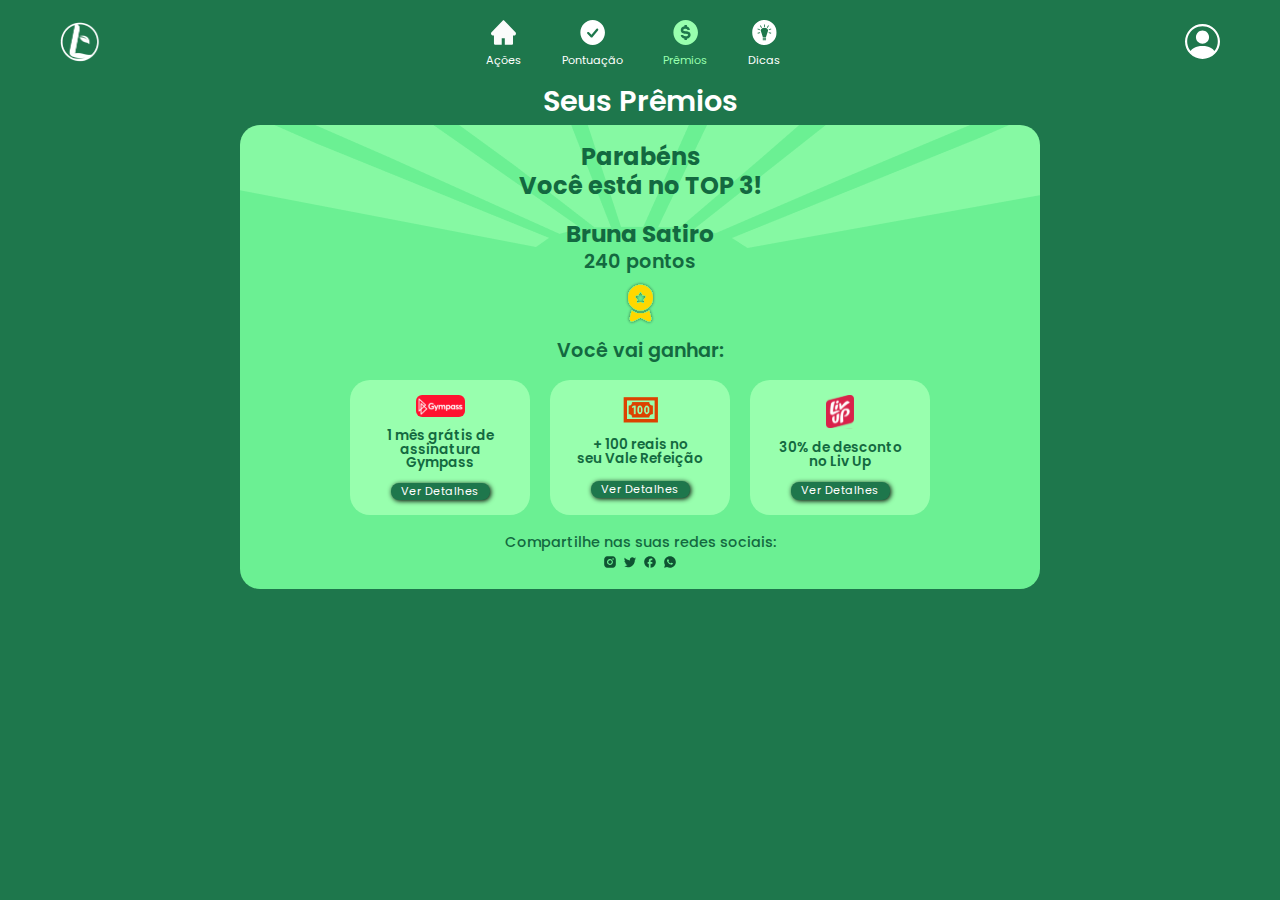
<file: premios.html>
<!DOCTYPE html>
<html lang="en">

<head>
    <meta charset="UTF-8">
    <meta http-equiv="X-UA-Compatible" content="IE=edge">
    <meta name="viewport" content="width=device-width, initial-scale=1.0">
    <title>Lemon | Prêmios</title>
    <link rel="icon" href="./assets/img/menu/logo-small.png">
    <!-- BOOTSTRAP -->
    <link rel="stylesheet" href="https://cdn.jsdelivr.net/npm/bootstrap@4.0.0/dist/css/bootstrap.min.css"
        integrity="sha384-Gn5384xqQ1aoWXA+058RXPxPg6fy4IWvTNh0E263XmFcJlSAwiGgFAW/dAiS6JXm" crossorigin="anonymous">
    <!-- CSS only -->
    <link rel="stylesheet" href="./assets/css/reset.css">
    <link rel="stylesheet" href="./assets/css/style.css">
    <link rel="stylesheet" href="./assets/css/premios.css">
</head>

<body>
    <!-- HEADER -->
    <header class="headerPremios">
        <a class="headerPremios_logo" href="./acoes.html"><img src="./assets/img/menu/logo-small.png"
                alt="Logo Lemon"></a>
        <div class="headerPremios_opcoesMenu">
            <a href="./acoes.html">
                <div class="headerPremios_opcoesMenu_div" id="acoes">
                    <img src="./assets/img/menu/iconInicioWhite.svg" alt="">
                    <p>Ações</p>
                </div>
            </a>
            <a href="./pontuacao.html">
                <div class="headerPremios_opcoesMenu_div" id="pontuacao">
                    <img src="./assets/img/menu/iconPontuacao.svg" alt="">
                    <p>Pontuação</p>
                </div>
            </a>
            <a href="./premios.html">
                <div class="headerPremios_opcoesMenu_div" id="premios">
                    <img src="./assets/img/menu/iconPremiosGreen.svg" alt="">
                    <p>Prêmios</p>
                </div>
            </a>
            <a href="./dicas.html">
                <div class="headerPremios_opcoesMenu_div" id="dicas">
                    <img src="./assets/img/menu/iconDicas.svg" alt="">
                    <p>Dicas</p>
                </div>
            </a>
        </div>
        <div class="dropdown dropleft show">
            <a class="dropdown-toggle" href="#" id="dropdownMenuLink" data-toggle="dropdown" aria-haspopup="true"
                aria-expanded="false">
                <img src="./assets/img/menu/iconUser.svg" alt="">
            </a>
            <div class="dropdown-menu" aria-labelledby="dropdownMenuLink">
                <div class="divMenu">
                    <img src="./assets/img/icons/iconMenuInicio.svg" alt="">
                    <a class="dropdown-item" id="first-item" href="./acoes.html">Início</a>
                </div>
                <div class="divMenu">
                    <img src="./assets/img/icons/iconMenuConta.svg" alt="">
                    <a class="dropdown-item" id="first-item" href="./contaMenu.html">Minha Conta</a>
                </div>
                <div class="divMenu">
                    <img src="./assets/img/icons/iconMenuEmpresa.svg" alt="">
                    <a class="dropdown-item" href="./empresaMenu.html">Minha Empresa</a>
                </div>
                <div class="divMenu">
                    <img src="./assets/img/icons/iconMenuPremios.svg" alt="">
                    <a class="dropdown-item" href="./resgateMenu.html">Resgate de Prêmios</a>
                </div>
                <div class="divMenu">
                    <img src="./assets/img/icons/iconMenuColab.svg" alt="">
                    <a class="dropdown-item" href="./colabMenu.html">Meus Colaboradores</a>
                </div>
                <div class="divMenu">
                    <img src="./assets/img/icons/iconMenuSuporte.svg" alt="">
                    <a class="dropdown-item" target="_blank"
                    href="https://landbot.online/v3/H-1571288-MLVQNTWK283EAQWH/index.html">Suporte</a>
                </div>
                <div class="divMenu" id="last-item">
                    <img src="./assets/img/icons/iconMenuSair.svg" alt="">
                    <a class="dropdown-item"  href="./index.html">Sair</a>
                </div>
            </div>
        </div>
    </header>

    <!-- CONTAINER PONTUAÇÃO -->

    <div class="containerDiv">
        <div class="titlePremios">
            <h1>Seus Prêmios</h1>
        </div>
        <div class="containerPremios">
            <h2 class="parabens">Parabéns</h2>
            <h2 class="top3">Você está no TOP 3!</h2>
            <h2 class="nome">Bruna Satiro</h2>
            <h3 class="pontos">240 pontos</h3>
            <img class="iconMedalha" src="./assets/img/icons/iconMedalha.svg" alt="">
            <h3 class="opcoesPremios">Você vai ganhar:</h3>
            <div class="divPremios">
                <div class="blocoPremio">
                    <img id="gympass" src="./assets/img/logo/logoGympass.svg" alt="">
                    <p>1 mês grátis de </br> assinatura Gympass</p>
                    <a href="./resgateMenu.html"><button>Ver Detalhes</button></a>
                </div>
                <div class="blocoPremio">
                    <img id="vr" src="./assets/img/logo/logoVR.png" alt="">
                    <p>+ 100 reais no </br> seu Vale Refeição</p>
                    <a href="./resgateMenu.html"><button>Ver Detalhes</button></a>
                </div>
                <div class="blocoPremio">
                    <img id="livup" src="./assets/img/logo/logoLivUp.svg" alt="">
                    <p>30% de desconto </br> no Liv Up</p>
                    <a href="./resgateMenu.html">
                        <button>Ver Detalhes</button>
                    </a>
                </div>
            </div>
            <h4 class="compartilhe">Compartilhe nas suas redes sociais:</h4>
            <div class="redesSociais">
                <img src="./assets/img/icons/instagram.svg" alt="">
                <img src="./assets/img/icons/twitter.svg" alt="">
                <img src="./assets/img/icons/facebook.svg" alt="">
                <img src="./assets/img/icons/whatsapp.svg" alt="">
            </div>
        </div>
    </div>

    <!-- DIV LIBRAS -->
    <div vw class="enabled">
        <div vw-access-button class="active"></div>
        <div vw-plugin-wrapper>
            <div class="vw-plugin-top-wrapper"></div>
        </div>
    </div>

    <!-- CHATBOT -->
    <script src="./assets/js/chatbot.js"></script>

    <!-- API DE LIBRAS -->
    <script src="https://vlibras.gov.br/app/vlibras-plugin.js"></script>
    <script src="./assets/js/apiLibras.js"></script>

    <!-- BOOTSTRAP -->
    <script src="https://code.jquery.com/jquery-3.2.1.slim.min.js"
        integrity="sha384-KJ3o2DKtIkvYIK3UENzmM7KCkRr/rE9/Qpg6aAZGJwFDMVNA/GpGFF93hXpG5KkN"
        crossorigin="anonymous"></script>
    <script src="https://cdn.jsdelivr.net/npm/popper.js@1.12.9/dist/umd/popper.min.js"
        integrity="sha384-ApNbgh9B+Y1QKtv3Rn7W3mgPxhU9K/ScQsAP7hUibX39j7fakFPskvXusvfa0b4Q"
        crossorigin="anonymous"></script>
    <script src="https://cdn.jsdelivr.net/npm/bootstrap@4.0.0/dist/js/bootstrap.min.js"
        integrity="sha384-JZR6Spejh4U02d8jOt6vLEHfe/JQGiRRSQQxSfFWpi1MquVdAyjUar5+76PVCmYl"
        crossorigin="anonymous"></script>
</body>

</html>
</file>
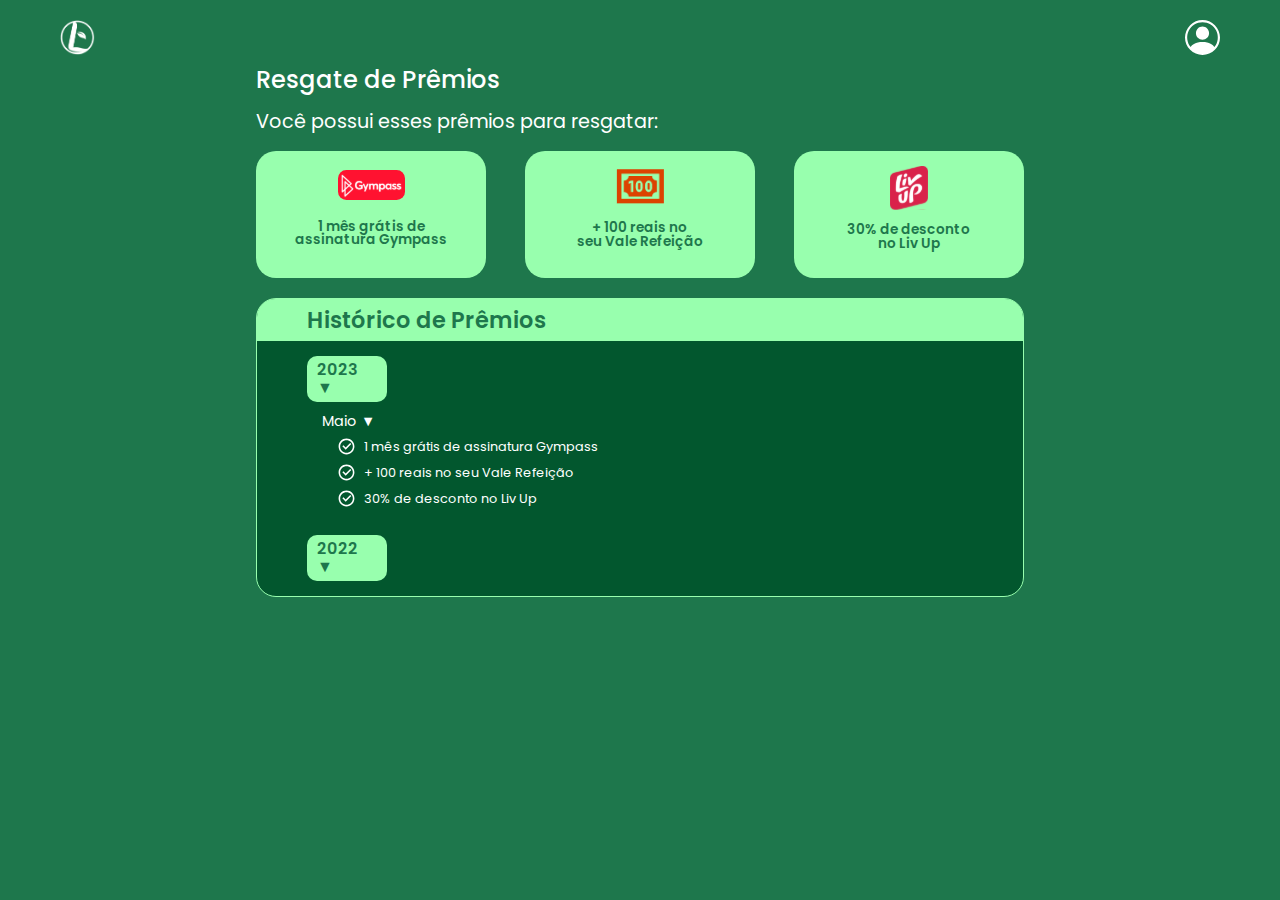
<file: resgateMenu.html>
<!DOCTYPE html>
<html lang="en">

<head>
    <meta charset="UTF-8">
    <meta http-equiv="X-UA-Compatible" content="IE=edge">
    <meta name="viewport" content="width=device-width, initial-scale=1.0">
    <title>Lemon | Resgate de Prêmios</title>
    <link rel="icon" href="./assets/img/menu/logo-small.png">

    <!-- BOOTSTRAP -->
    <link rel="stylesheet" href="https://cdn.jsdelivr.net/npm/bootstrap@4.0.0/dist/css/bootstrap.min.css"
        integrity="sha384-Gn5384xqQ1aoWXA+058RXPxPg6fy4IWvTNh0E263XmFcJlSAwiGgFAW/dAiS6JXm" crossorigin="anonymous">

    <!-- CSS only -->
    <link rel="stylesheet" href="./assets/css/reset.css">
    <link rel="stylesheet" href="./assets/css/style.css">
    <link rel="stylesheet" href="./assets/css/menu.css">
</head>

<body>
    <!-- HEADER -->
    <header class="headerAcoes">
        <a class="headerAcoes_logo" href="./acoes.html"><img src="./assets/img/menu/logo-small.png"
                alt="Logo Lemon"></a>
                <div class="dropdown dropleft show">
                    <a class="dropdown-toggle" href="#" id="dropdownMenuLink" data-toggle="dropdown" aria-haspopup="true"
                        aria-expanded="false">
                        <img src="./assets/img/menu/iconUser.svg" alt="">
                    </a>
                    <div class="dropdown-menu" aria-labelledby="dropdownMenuLink">
                        <div class="divMenu">
                            <img src="./assets/img/icons/iconMenuInicio.svg" alt="">
                            <a class="dropdown-item" id="first-item" href="./acoes.html">Início</a>
                        </div>
                        <div class="divMenu">
                            <img src="./assets/img/icons/iconMenuConta.svg" alt="">
                            <a class="dropdown-item" id="first-item" href="./contaMenu.html">Minha Conta</a>
                        </div>
                        <div class="divMenu">
                            <img src="./assets/img/icons/iconMenuEmpresa.svg" alt="">
                            <a class="dropdown-item" href="./empresaMenu.html">Minha Empresa</a>
                        </div>
                        <div class="divMenu">
                            <img src="./assets/img/icons/iconMenuPremios.svg" alt="">
                            <a class="dropdown-item" href="./resgateMenu.html">Resgate de Prêmios</a>
                        </div>
                        <div class="divMenu">
                            <img src="./assets/img/icons/iconMenuPremios.svg" alt="">
                            <a class="dropdown-item" href="./colabMenu.html">Meus Colaboradores</a>
                        </div>
                        <div class="divMenu">
                            <img src="./assets/img/icons/iconMenuSuporte.svg" alt="">
                            <a class="dropdown-item" target="_blank"
                            href="https://landbot.online/v3/H-1571288-MLVQNTWK283EAQWH/index.html">Suporte</a>
                        </div>
                        <div class="divMenu" id="last-item">
                            <img src="./assets/img/icons/iconMenuSair.svg" alt="">
                            <a class="dropdown-item"  href="./index.html">Sair</a>
                        </div>
                    </div>
                </div>
    </header>

    <!-- HEADING -->
    <div class="containerMainPremios">
        <div class="headingPremios">
            <h1>Resgate de Prêmios</h1>
        </div>


        <!-- CONTAINER AÇÕES -->

        <div class="premioSubtitle">
            <h2>Você possui esses prêmios para resgatar:</h2>
        </div>
        <div class="containerDiv">
            <div class="divPremios">
                <div id="first-bloco" class="blocoPremio">
                    <img id="gympass" src="./assets/img/logo/logoGympass.svg" alt="">
                    <p>1 mês grátis de </br> assinatura Gympass</p>
                </div>
                <div class="blocoPremio">
                    <img id="vr" src="./assets/img/logo/logoVR.png" alt="">
                    <p>+ 100 reais no </br> seu Vale Refeição</p>
                </div>
                <div id="last-bloco" class="blocoPremio">
                    <img id="livup" src="./assets/img/logo/logoLivUp.svg" alt="">
                    <p>30% de desconto </br> no Liv Up</p>
                </div>
            </div>
            <div class="containerFuncao">
                <div class="containerFuncaoTitle">
                    <h2>Histórico de Prêmios</h2>
                </div>
                <div class="containerHistorico">
                    <div class="containerHistoricoDesc">
                        <div class="anoHistorico">
                            <h3>2023 ▼</h3>
                        </div>
                        <h4 class="mesHistorico">Maio ▼</h4>
                        <div class="containerPermissoes">
                            <div class="historico">
                                <img src="./assets/img/icons/iconCheck.svg" alt="">
                                <p>1 mês grátis de assinatura Gympass</p>
                            </div>
                            <div class="historico">
                                <img src="./assets/img/icons/iconCheck.svg" alt="">
                                <p>+ 100 reais no seu Vale Refeição</p>
                            </div>
                            <div class="historico">
                                <img src="./assets/img/icons/iconCheck.svg" alt="">
                                <p>30% de desconto no Liv Up</p>
                            </div>
                        </div>
                    </div>
                    <div class="containerHistoricoDesc">
                        <div class="anoHistorico">
                            <h3>2022 ▼</h3>
                        </div>
                    </div>
                </div>
            </div>
        </div>
    </div>

    <!-- DIV LIBRAS -->
    <div vw class="enabled">
        <div vw-access-button class="active"></div>
        <div vw-plugin-wrapper>
            <div class="vw-plugin-top-wrapper"></div>
        </div>
    </div>

    <!-- POP UP AÇÕES -->
    <script type="text/javascript" src="./assets/js/popUp.js" type="text/javascript"></script>

    <!-- CHATBOT -->
    <script src="./assets/js/chatbot.js"></script>

    <!-- API DE LIBRAS -->
    <script src="https://vlibras.gov.br/app/vlibras-plugin.js"></script>
    <script src="./assets/js/apiLibras.js"></script>

    <!-- BOOTSTRAP -->
    <script src="https://code.jquery.com/jquery-3.2.1.slim.min.js"
        integrity="sha384-KJ3o2DKtIkvYIK3UENzmM7KCkRr/rE9/Qpg6aAZGJwFDMVNA/GpGFF93hXpG5KkN"
        crossorigin="anonymous"></script>
    <script src="https://cdn.jsdelivr.net/npm/popper.js@1.12.9/dist/umd/popper.min.js"
        integrity="sha384-ApNbgh9B+Y1QKtv3Rn7W3mgPxhU9K/ScQsAP7hUibX39j7fakFPskvXusvfa0b4Q"
        crossorigin="anonymous"></script>
    <script src="https://cdn.jsdelivr.net/npm/bootstrap@4.0.0/dist/js/bootstrap.min.js"
        integrity="sha384-JZR6Spejh4U02d8jOt6vLEHfe/JQGiRRSQQxSfFWpi1MquVdAyjUar5+76PVCmYl"
        crossorigin="anonymous"></script>

</body>

</html>
</file>
<file: assets/css/style.css>
@import url('https://fonts.googleapis.com/css2?family=Poppins:wght@100;200;300;400;500;600;700;800;900&display=swap');

body {
    background-color: #1E774C;
    font-family: 'Poppins', sans-serif;
}

.headerHome {
    height: 25vh;
    text-align: center;
    background-image: url(../img/background/background.png);
    background-repeat: no-repeat;
    background-size: cover;
    display: flex;
    justify-content: center;
    padding: 1.5rem;
}

.headerHome_logo {
    width: 75%;
    text-align: center;
}

a:hover {
    text-decoration: none;
}

.dropdown-menu {
    background-color: #98FFAE;
    border-radius: 10px;
    border: none;
    border: 3px solid #6bdb84;
    box-shadow: 0px 0px 8px #0c3823;
    padding: 5px 10px;
    min-width: 210px;
}

#last-item {
    border: none;
}

.dropdown-toggle {
    color: transparent;
    margin-left: 6px;
}

.dropdown-toggle:hover,
.dropdown-toggle:active {
    color: transparent;
}

#dropdownMenuLink img {
    width: 35px;
}

.dropdown-item {
    color: #1E774C;
    font-weight: 500;
    padding: 0px;
    font-size: 0.9rem;
}

.dropdown-item:hover {
    color: #196842;
    font-weight: 700;
    background-color: transparent;
}

.divMenu {
    display: flex;
    align-items: center;
    justify-content: center;
    border-bottom: #6bdb84 solid 1px;
    padding: 10px 5px;
}

.divMenu img {
    width: 8%;
    margin-right: 10px;
}
</file>
<file: assets/css/index.css>
.body {
    height: 100%;
}

.container {
    text-align: center;
}

.container_heading,
.footerHome {
    color: #ffffff;
}

.container_heading_one {
    font-size: 3rem;
    font-weight: 600;
    margin-bottom: 1rem;
}

.container_heading_two {
    font-size: 1.3rem;
    font-weight: 400;
    margin-bottom: 2rem;
}

.container_options {
    display: flex;
    align-items: center;
    justify-content: center;
}

.container_options_colab,
.container_options_admin {
    background-color: #ffffff;
    color: #1E774C;
    margin: 0 1.5rem;
    padding: 15px 25px;
    border-radius: 15px;
    box-shadow: 2px 2px 5px rgba(255, 255, 255, 0.6);
    width: 6.5rem;
    cursor: pointer;
}

.container_options_colab:hover,
.container_options_admin:hover {
    box-shadow: 4px 4px 5px rgba(4, 70, 48, 0.6);
}

.container_options_colab:active,
.container_options_admin:active {
    box-shadow: inset 5px 5px 4px rgba(9, 100, 70, 0.6);
}

.container_options_text {
    font-size: 0.9rem;
    font-weight: 600;
    margin-top: 0.9rem;
}

.footerHome {
    margin-top: 4rem;
}

.footerHome_text {
    display: flex;
    align-items: center;
    justify-content: center;
}

.footerHome_text p {
    font-size: 0.8rem;
    padding: 0 20px;
}

.footerHome_copy {
    font-size: 0.8rem;
    text-align: center;
    margin-top: 1rem;
}

/* RESPONSIVIDADE */

@media (max-width: 500px) {
    .container_heading_one {
        font-size: 2.8rem;
    }
    
    .container_heading_two {
        font-size: 1.1rem;
    }

    .container_options_text {
        font-size: 0.8rem;
    }

    .container_options_colab img,
    .container_options_admin img {
        width: 45px;
    }

    .container_options_colab,
    .container_options_admin {
        margin: 0 1.5rem;
        padding: 10px 15px;
    }
}
</file>
<file: assets/css/acoes.css>
img {
    width: 25px;
}

.headerAcoes {
    display: flex;
    justify-content: space-between;
    align-items: center;
    margin: 20px 60px;
}

.headerAcoes_opcoesMenu {
    display: flex;
}

.headerAcoes_logo img,
.headerAcoes_usuario img {
    width: 40px;
}

.headerAcoes_opcoesMenu_div {
    display: flex;
    flex-direction: column;
    align-items: center;
    justify-content: center;
    margin: 0 20px;
    cursor: pointer;
}

.headerAcoes_opcoesMenu_div p {
    font-size: 0.7rem;
    margin-top: 10px;
    color: #ffffff;
}

#acoes p {
    color: #98FFAE;
}

.heading {
    text-align: center;
    color: #ffffff;
    font-size: 1.8rem;
    font-weight: 500;
    margin: 25px 0;
}

/* CONTAINER */

.containerDiv {
    display: flex;
    align-items: center;
    justify-content: center;
    width: 100%;
    margin-bottom: 30px;
}

.containerAcoes {
    background-color: #98FFAE;
    color: #1E774C;
    padding: 15px;
    width: 70%;
    max-width: 750px;
    border-radius: 20px;
    text-align: center;
}

a {
    color: #1E774C;
}

.containerAcoes_title {
    text-align: center;
    font-size: 1.5rem;
    font-weight: 600;
    margin-bottom: 1rem;
}

.containerAcoes_box1,
.containerAcoes_box2 {
    display: flex;
    justify-content: center;
    align-items: center;
}

.containerAcoes_box {
    background-color: #ffffff;
    margin: 15px 20px;
    border-radius: 20px;
    width: 140px;
    height: 130px;
    padding: 6px;
    display: flex;
    flex-direction: column;
    justify-content: space-around;
    align-items: center;
    cursor: pointer;
    box-shadow: 2px 2px 4px #00000065;
}

.containerAcoes_box:hover {
    background-color: #1e774caf;
    color: #ffffff;
}

.containerAcoes_box:active {
    box-shadow: inset 5px 5px 10px #104d2fc0;
}

.containerAcoes_box img {
    width: 40px;
    height: 40px;
}

.containerAcoes_box_pontos {
    font-size: 1.8rem;
    font-weight: 600;
}

.containerAcoes_box_descricao {
    font-size: 0.7rem;
    font-weight: 600;
}

.containerAcoes_box_descricao:hover {
    text-decoration: none;
}

a:hover {
    text-decoration: none;
}

.popUp {
    background-color: #26C076;
    color: #ffffff;
    width: 23%;
    border-radius: 15px;
    display: none;
    position: absolute;
    top: 13%;
    left: 38.5%;
    border: #1E774C solid 2px;
    box-shadow: 1px 1px 5px #1E774C;
}

.titleComprovante {
    display: flex;
    justify-content: center;
    align-items: center;
    background-color: #98FFAE;
    border-top-right-radius: 15px;
    border-top-left-radius: 15px;
    padding-top: 8px;
}

.titleComprovante h1 {
    font-weight: 600;
    background-color: #98FFAE;
    color: #1E774C;
    text-align: center;
    font-size: 0.75rem;
    padding: 12px 0px 15px 0px;
    margin: 0 28px 0 10px;
}

.titleComprovante img {
    position: absolute;
    top: 5px;
    right: 5px;
}

.comprovante {
    font-size: 0.75rem;
    display: flex;
    align-items: center;
    justify-content: left;
    padding: 14px 12px;
    border-bottom: #98ffaebe 2px solid;
}

.comprovante img {
    margin-right: 10px;
}

.comprovante:hover {
    cursor: pointer;
    background-color: #36db8b;
}

#ultimaLinha {
    border: none;
}

#ultimaLinha:hover {
    border-bottom-right-radius: 15px;
    border-bottom-left-radius: 15px;
}

#fechar {
    margin-left: 10px;
    padding: 3px;
}

/* RESPONSIVIDADE */

@media (max-width: 850px) {
    /* CONTAINER */

    .containerAcoes {
        width: 75%;
    }

    .containerAcoes_box {
        margin: 10px;
        width: 120px;
        height: 120px;
        padding: 5px;
    }

    .containerAcoes_box img {
        width: 35px;
        height: 35px;
    }

    .containerAcoes_box_pontos {
        font-size: 1.7rem;
        font-weight: 600;
    }

    .containerAcoes_box_descricao {
        font-size: 0.65rem;
        font-weight: 600;
    }

    .containerAcoes_title {
        font-size: 1.4rem;
    }

    .popUp {
        width: 28%;
        position: absolute;
        top: 13%;
        left: 36%;
    }

    .titleComprovante h1, .comprovante {
        font-size: 0.7rem;
    }

    .heading {
        font-size: 1.7rem;
    }
}

@media (max-width: 600px) {
    /* CONTAINER */

    .containerAcoes {
        width: 85%;
    }

    .containerAcoes_box {
        margin: 10px;
        width: 100px;
        height: 100px;
        padding: 8px;
    }

    .containerAcoes_box img {
        width: 30px;
        height: 30px;
    }

    .containerAcoes_box_pontos {
        font-size: 1.65rem;
        font-weight: 600;
    }

    .containerAcoes_box_descricao {
        font-size: 0.6rem;
        font-weight: 600;
    }

    .containerAcoes_title {
        font-size: 1.3rem;
    }

    .popUp {
        width: 38%;
        left: 31%;
    }

    img {
        width: 22px;
    }

    .headerAcoes {
        display: flex;
        justify-content: space-between;
        align-items: center;
        margin: 20px 20px;
    }

    .headerAcoes_logo img,
    .headerAcoes_usuario img {
        width: 35px;
    }
}

@media (max-width: 500px) {
    /* CONTAINER */

    .containerAcoes_box {
        margin: 6px;
        width: 80px;
        height: 80px;
        padding: 8px;
    }

    .containerAcoes_box img {
        width: 25px;
        height: 25px;
    }

    .containerAcoes_box_pontos {
        font-size: 1.3rem;
        font-weight: 600;
    }

    .containerAcoes_box_descricao {
        font-size: 0.5rem;
        font-weight: 600;
    }

    .containerAcoes_title {
        font-size: 1.2rem;
    }

    .popUp {
        width: 48%;
        left: 26%;
    }

    .comprovante, .titleComprovante h1 {
        font-size: 0.65rem;
    }

    img {
        width: 20px;
    }

    .heading {
        font-size: 1.7rem;
        margin: 40px 0 30px;
    }

    .headerAcoes_opcoesMenu_div {
        margin: 0 8px;
    }

}
</file>
<file: assets/css/menu.css>
img {
    width: 25px;
}

.headerAcoes {
    display: flex;
    justify-content: space-between;
    align-items: center;
    margin: 20px 60px 5px;
}

.headerAcoes_logo img,
.headerAcoes_usuario img {
    width: 35px;
}

.containerMain {
    padding: 0% 10% 1%;
}

.containerMainPremios {
    padding: 0% 20% 0%;
}

.heading,
.headingPremios {
    text-align: start;
    color: #ffffff;
    font-size: 1.5rem;
    font-weight: 500;
    margin-bottom: 15px;
}

.headingPremios {
    margin: 10px 0 20px;
}

/* CONTAINER */

.containerDiv {
    display: flex;
    flex-direction: column;
    align-items: center;
    justify-content: center;
    width: 100%;
}

.containerPerfil,
.containerFuncao, .containerColab {
    border: 1px solid #98FFAE;
    border-radius: 20px;
    color: #ffffff;
    width: 100%;
    margin-bottom: 15px;
    background-color: #02572E;
}

.containerPerfilTitle,
.containerFuncaoTitle, .containerPremiacaoTitle {
    background-color: #98FFAE;
    color: #1E774C;
    border-top-left-radius: 18px;
    border-top-right-radius: 18px;
    padding: 10px 50px;
}

.containerPerfilTitle h2,
.containerFuncaoTitle h2 {
    font-size: 1.4rem;
    font-weight: 600;
}

.containerPremiacaoTitle h2 {
    font-size: 1.3rem;
    font-weight: 600;
}

.containerPerfilText,
.containerFuncaoText {
    display: flex;
    padding: 5px 50px;
}

.containerHistorico {
    display: flex;
    flex-direction: column;
    padding: 5px 50px;
}

.btnEditar {
    padding: 0px 50px 20px;
}

.btnEditar button {
    border: 2px solid #ffffff;
    background-color: transparent;
    color: #ffffff;
    font-size: 0.85rem;
    padding: 7px 10px;
    border-radius: 20px;
}

.btnEditar button:hover {
    background-color: #98FFAE;
    color: #1E774C;
    font-weight: 600;
    border: 2px solid #98FFAE;
}

.containerPerfilDesc {
    width: 70%;
}

.linha {
    margin: 15px 0;
    display: flex;
    align-items: center;
}

.linha h3 {
    width: 30%;
    margin-bottom: 5px;
    font-weight: 500;
}

.linha p {
    font-size: 0.9rem;
    width: 50%;
}

.containerPerfilFoto {
    margin: 15px 0;
}

.containerPerfilFoto h3 {
    margin-bottom: 10px;
    font-weight: 500;
}

.containerPerfilFoto img {
    width: 50%;
}

.containerFuncaoDesc,
.containerHistoricoDesc, .containerPremiacao {
    margin: 10px 0px;
    line-height: 18px;
}

.containerPremiacao {
    padding: 5px 50px;
}

.premiacaoDiv {
    border-bottom: 1px solid #98FFAE;
    padding-bottom: 20px;
}

.colocacao {
    display: flex;
    margin: 5px 0 10px;
}

.colocacao h3 {
    font-size: 1rem;
    font-weight: 500;
}

.colocacao img {
    width: 15px;
    margin-left: 15px;
}

.titlePermissoes,
.titleParcerias {
    margin: 8px 0 15px;
}

.permissoes,
.historico, .historicoPremios {
    display: flex;
    margin: 7px 0;
    font-size: 0.9rem;
    align-items: center;
}

.historico {
    font-size: 0.8rem;
    margin-left: 30px;
}

.historicoPremios {
    font-size: 0.8rem;
    margin: 0px;
}

.permissoes img {
    width: 5%;
    margin-right: 10px;
}

.historico img {
    width: 3%;
    margin-right: 8px;
}

.historicoPremios img {
    width: 3%;
    margin-right: 8px;
}

.btnSair button {
    border: 2px solid #a32c2c;
    background-color: transparent;
    color: #ffffff;
    font-size: 0.85rem;
    padding: 7px 10px;
    border-radius: 20px;
}

.btnSair button:hover {
    background-color: #a32c2c;
    color: #ffffff;
    font-size: 0.85rem;
    padding: 7px 10px;
    border-radius: 20px;
}

.containerParcerias {
    display: flex;
    justify-content: space-around;
    align-items: center;
}

.divParcerias {
    display: flex;
}

.parcerias {
    text-align: center;
    margin: 10px 10%;
}

.parcerias img {
    width: 60%;
    margin-bottom: 10px;
}

#logoiFood {
    width: 100%;
}

#underline {
    text-decoration: underline;
}

#underline:hover {
    cursor: pointer;
}

.divPremios {
    display: flex;
    margin-bottom: 20px;
    width: 100%;
    justify-content: space-between;
}

.premioSubtitle h2 {
    color: #ffffff;
    font-size: 1.2rem;
    margin-bottom: 20px;
}

.blocoPremio {
    color: #1E774C;
    display: flex;
    flex-direction: column;
    background-color: #98FFAE;
    align-items: center;
    justify-content: space-around;
    text-align: center;
    padding: 15px 20px;
    border-radius: 20px;
    width: 30%;
}

#gympass {
    width: 35%;
}

#vr {
    width: 25%;
}

#livup {
    width: 20%;
}

.blocoPremio p {
    font-size: 0.85rem;
    font-weight: 600;
    margin: 12px 0;
}

.blocoPremio button {
    background-color: #1E774C;
    color: #ffffff;
    border-radius: 10px;
    border: none;
    font-size: 0.7rem;
    letter-spacing: 0.5px;
    font-family: 'Poppins';
    padding: 5px 10px;
    box-shadow: 1px 1px 5px #000000;
}

.blocoPremio button:hover {
    box-shadow: 3px 3px 5px #0d3d26;
    cursor: pointer;
}

.anoHistorico {
    background-color: #98FFAE;
    color: #1E774C;
    font-weight: 600;
    width: 80px;
    padding: 5px 10px;
    border-radius: 10px;
    cursor: pointer;
}

.mesHistorico {
    font-size: 0.9rem;
    margin-left: 15px;
    margin-top: 10px;
    cursor: pointer;
}

.containerDivColab {
    display: flex;
    justify-content: space-between;
}

.containerColab {
    width: 55%;
    margin-bottom: 0px;
}

.containerDivRanking {
    width: 40%;
    display: flex;
    flex-direction: column;
    justify-content: space-between;
}

.containerRanking {
    background-color: #98FFAE;
    color: #1E774C;
    padding: 8px 20px;
    border-radius: 20px;
    display: flex;
    flex-direction: column;
}

.containerAdicao {
    display: flex;
    background-color: #98FFAE;
    color: #1E774C;
    padding: 10px 20px;
    border-radius: 15px;
    justify-content: space-between;
    align-items: center;
    margin-top: 8px;
    cursor: pointer;
}

.containerAdicao p {
    font-size: 0.85rem;
    font-weight: 600;
}

.containerAdicao img {
    width: 15px;
}

.positionRanking {
    display: flex;
    align-items: center;
    justify-content: space-between;
    padding: 10px 0;
    border-bottom: #1e774c44 solid 1px;
}

.iconRanking {
    width: 30px;
    margin-right: 8px;
}

.medalRanking {
    width: 20px;
    margin-right: 10px;
}

.editarRemover {
    width: 16px;
    margin: 0 8px;
    cursor: pointer;
}

.nameRanking {
    text-align: left;
    font-weight: 600;
    width: 60%;
    cursor: pointer;
}

.nameRanking h2 {
    font-size: 0.8rem;
}

.nameRanking p {
    font-size: 0.7rem;
    margin-top: 5px;
}

#positionUser {
    font-weight: 800;
}

#ultimaPosition {
    border: none;
}

.verMais {
    font-size: 0.9rem;
    width: 100%;
    font-weight: 500;
    text-decoration: underline;
    text-align: end;
    margin-top: -5px;
    cursor: pointer;
}

#last-colocado {
    margin-bottom: 20px;
}

/* RESPONSIVIDADE */

@media (max-width: 800px) {
    .containerMainPremios {
        padding: 0% 10% 1%;
    }
}

@media (max-width: 600px) {

    .containerMain {
        padding: 0% 10% 5%;
    }

    img {
        width: 22px;
    }

    .headerAcoes {
        display: flex;
        justify-content: space-between;
        align-items: center;
        margin: 20px 20px;
    }

    .headerAcoes_logo img,
    .headerAcoes_usuario img {
        width: 35px;
    }

    .containerPerfilText,
    .containerFuncaoText,
    .containerHistorico, .containerPremiacao {
        padding: 5px 30px;
    }

    .containerPerfilTitle,
    .containerFuncaoTitle, .containerPremiacaoTitle {
        padding: 10px 30px;
    }

    .containerPerfilText {
        display: flex;
        flex-direction: column;
    }

    .containerPerfilFoto img {
        margin-top: 5px;
        width: 15%;
    }

    .btnEditar {
        padding: 0px 30px 20px;
    }

    .linha h3 {
        width: 50%;
    }

    .linha p {
        width: 50%;
    }

    .divParcerias {
        display: flex;
        flex-direction: column;
    }

    .titleParcerias {
        width: 70%;
    }

    .parcerias {
        width: 50%;
    }

    .containerPerfilDesc {
        width: 90%;
    }

}

@media (max-width: 700px) { 
    .containerDivColab {
        display: flex;
        flex-direction: column;
    }

    .containerDivRanking, .containerColab {
        width: 100%;
        margin: 10px 0;
    }
}

@media (max-width: 500px) {
    img {
        width: 20px;
    }

    .divPremios {
        display: flex;
        flex-direction: column;
        margin-bottom: 3%;
    }

    .blocoPremio {
        padding: 15px 10px;
        border-radius: 20px;
        margin: 3% 0;
        width: 100%;
    }

    #gympass {
        width: 20%;
    }

    #vr {
        width: 15%;
    }

    #livup {
        width: 10%;
    }

    .blocoPremio p {
        font-size: 0.75rem;
        font-weight: 600;
        margin: 12px 0;
        width: 100%;
    }

}
</file>
<file: assets/css/dicas.css>
img {
    width: 25px;
}

.headerAcoes {
    display: flex;
    justify-content: space-between;
    align-items: center;
    margin: 20px 60px;
}

.headerAcoes_opcoesMenu {
    display: flex;
}

.headerAcoes_logo img,
.headerAcoes_usuario img {
    width: 40px;
}

.headerAcoes_opcoesMenu_div {
    display: flex;
    flex-direction: column;
    align-items: center;
    justify-content: center;
    margin: 0 20px;
    cursor: pointer;
}

.headerAcoes_opcoesMenu_div p {
    font-size: 0.7rem;
    margin-top: 10px;
    color: #ffffff;
}

#dicas p {
    color: #98FFAE;
}

/* CONTAINER */

.heading h1 {
    color: #ffffff;
    text-align: center;
    line-height: 2rem;
    font-size: 1.4rem;
    font-weight: 500;
    margin: 30px 0 15px;
}

.containerDicas {
    display: flex;
    align-items: center;
    justify-content: center;
}

.containerDicas_option {
    display: flex;
    justify-content: left;
    align-items: center;
    margin: 15px 7px;
    background-color: #98FFAE;
    padding: 15px 20px 15px 15px;
    border-radius: 20px;
    width: 250px;
    height: 100px;
}

.containerDicas_option img {
    margin-right: 15px;
    width: 45px;
}

.containerDicas_option p {
    color: #1E774C;
    font-size: 1.2rem;
    font-weight: 600;
}

.containerDicas_option button {
    background-color: #1e774ce5;
    border: none;
    border-radius: 11px;
    text-transform: uppercase;
    letter-spacing: 0.8px;
    color: #ffffff;
    font-weight: 500;
    font-family: 'Poppins';
    padding: 6px 8px;
    margin-top: 12px;
    cursor: pointer;
    box-shadow: 1px 1px 5px #000000ad;
    font-size: 0.7rem;
}

.containerDicas_option button:hover {
    box-shadow: 3px 3px 5px #0d3d26;
}

.containerDicas_option button:active {
    box-shadow: inset 2px 2px 2px #0d3d26;
}

.divDicas {
    display: flex;
    flex-direction: column;
    align-items: start;
    justify-content: space-around;
}

.divLogo {
    display: flex;
    justify-content: space-between;
    align-items: center;
}

#livup {
    width: 30px;
    padding: 10px 0px 0px 80px;
}

#gympass {
    padding: 15px 0px 0px 60px;
}

@media (max-width: 950px) {

    .containerDicas_option {
        display: flex;
        justify-content: left;
        align-items: center;
        margin: 15px 7px;
        background-color: #98FFAE;
        padding: 10px 20px 10px 15px;
        border-radius: 20px;
        width: 200px;
        height: 90px;
    }

    .containerDicas_option img {
        margin-right: 15px;
        width: 40px;
    }

    .containerDicas_option p {
        color: #1E774C;
        font-size: 1.1rem;
        font-weight: 600;
    }

    .containerDicas_option button {
        background-color: #1e774ce5;
        border: none;
        border-radius: 11px;
        text-transform: uppercase;
        letter-spacing: 0.8px;
        color: #ffffff;
        font-weight: 500;
        font-family: 'Poppins';
        padding: 6px;
        cursor: pointer;
        font-size: 0.6rem;
    }

    #livup {
        width: 30px;
        padding: 10px 0px 0px 30px;
    }

    #gympass {
        padding: 15px 0px 0px 30px;
    }
}

@media (max-width: 800px) {

    .containerDicas_option {
        display: flex;
        justify-content: left;
        align-items: center;
        margin: 15px 7px;
        background-color: #98FFAE;
        padding: 7px 15px 7px 10px;
        border-radius: 20px;
        width: 150px;
        height: 90px;
    }

    .containerDicas_option img {
        margin-right: 10px;
        width: 35px;
    }

    .containerDicas_option p {
        font-size: 1rem;
        font-weight: 600;
    }

    .containerDicas_option button {
        border-radius: 8px;
        letter-spacing: 0.6px;
        padding: 4px 7px;
        font-size: 0.55rem;
    }

    #livup {
        width: 25px;
        padding: 10px 0px 0px 10px;
    }

    #gympass {
        width: 30px;
        padding: 15px 0px 0px 10px;
    }
}

@media (max-width: 550px) {

    .headerAcoes {
        margin: 20px;
    }

    .headerAcoes_logo img,
    .headerAcoes_usuario img {
        width: 35px;
    }

    .headerAcoes_opcoesMenu_div {
        margin: 0 7px;
    }

    img {
        width: 22px;
    }

    .heading h1 {
        font-size: 1.2rem;
    }

    .containerDicas_option {
        display: flex;
        flex-direction: column;
        justify-content: center;
        align-items: center;
        text-align: center;
        margin: 15px 5px;
        background-color: #98FFAE;
        padding: 10px;
        border-radius: 20px;
        width: 110px;
        height: 110px;
    }

    .containerDicas_option img {
        margin-right: 5px;
        width: 30px;
    }

    .containerDicas_option p {
        font-size: 0.8rem;
        font-weight: 600;
        margin-top: 8px;
    }

    .containerDicas_option button {
        border-radius: 8px;
        letter-spacing: 0.6px;
        padding: 4px 7px;
        font-size: 0.5rem;
        text-transform: none;
    }

    #cultivo {
        width: 25px;
    }

    #livup {
        width: 25px;
        padding: 10px 0px 0px 10px;
    }

    #gympass {
        width: 35px;
        padding: 15px 0px 0px 10px;
    }

    .divDicas {
        display: flex;
        flex-direction: column;
        align-items: center;
        justify-content: center;
    }
}
</file>
<file: assets/css/premios.css>
img {
    width: 25px;
}

.headerPremios {
    display: flex;
    justify-content: space-between;
    align-items: center;
    margin: 20px 60px 10px;
}

.headerPremios_opcoesMenu {
    display: flex;
}

.headerPremios_logo img,
.headerPremios_usuario img {
    width: 40px;
}

.headerPremios_opcoesMenu_div {
    display: flex;
    flex-direction: column;
    align-items: center;
    justify-content: center;
    margin: 0 20px;
    cursor: pointer;
}

.headerPremios_opcoesMenu_div p {
    font-size: 0.7rem;
    margin-top: 10px;
    color: #ffffff;
}

#premios p {
    color: #98FFAE;
}


/* CONTAINER */

.containerDiv {
    display: flex;
    flex-direction: column;
    align-items: center;
    justify-content: center;
    padding: 10px 250px;
}

.titlePremios {
    font-size: 1.8rem;
    color: #ffffff;
    font-weight: 600;
    margin: 0px 0px 10px;
}

.containerPremios {
    background-image: url(../img/background/backgroundPremios.png);
    background-repeat: no-repeat;
    background-size: auto;
    background-position-y: center;
    background-position-x: center;
    border-radius: 20px;
    display: flex;
    flex-direction: column;
    align-items: center;
    justify-content: center;
    color: #136940;
    padding: 15px 100px 20px;
}

.parabens,
.top3,
.nome,
.pontos {
    font-size: 1.5rem;
    font-weight: 700;
    margin-top: 5px;
}

.nome {
    margin-top: 25px;
    font-size: 1.45rem;
}

.pontos {
    font-size: 1.2rem;
    font-weight: 600;
}

.iconMedalha {
    margin-top: 10px;
    width: 35px;
}

.opcoesPremios {
    margin-top: 15px;
    font-size: 1.2rem;
    font-weight: 600;
}

.divPremios {
    display: flex;
    margin: 0;
}

.blocoPremio {
    display: flex;
    flex-direction: column;
    background-color: #98FFAE;
    align-items: center;
    justify-content: space-around;
    text-align: center;
    padding: 15px 20px;
    border-radius: 20px;
    margin: 20px 10px 0px;
    min-width: 180px;
}

#gympass {
    width: 35%;
}

#vr {
    width: 25%;
}

#livup {
    width: 20%;
}

.blocoPremio p {
    font-size: 0.85rem;
    font-weight: 600;
    margin: 12px 0;
}

.blocoPremio button {
    background-color: #1E774C;
    color: #ffffff;
    border-radius: 8px;
    border: none;
    font-size: 0.7rem;
    letter-spacing: 0.5px;
    font-family: 'Poppins';
    padding: 3px 10px;
    box-shadow: 1px 1px 5px #000000;
}

.blocoPremio button:hover {
    box-shadow: 3px 3px 5px #0d3d26;
    cursor: pointer;
}

.compartilhe {
    margin: 20px 0 6px;
    font-weight: 500;
    font-size: 0.9rem;
}

.redesSociais {
    display: flex;
}

.redesSociais img {
    padding: 0 3px;
    width: 20px;
}

.redesSociais img:hover {
    cursor: pointer;
}

@media (max-width: 800px) {
    .headerPremios {
        margin: 20px;
    }

    .headerPremios_logo img,
    .headerPremios_usuario img {
        width: 40px;
    }

    .headerPremios_opcoesMenu_div {
        margin: 0 12px;
    }

    .containerDiv {
        padding: 10px;
    }

    .titlePremios {
        font-size: 1.6rem;
        color: #ffffff;
        font-weight: 600;
        margin: 0px 0px 20px;
    }

    .containerPremios {
        padding: 25px 0px;
        width: 92%;
    }

    .parabens,
    .top3,
    .nome,
    .pontos {
        font-size: 1.4rem;
        margin-top: 0px;
    }

    .nome {
        margin-top: 15px;
        font-size: 1.2rem;
    }

    .pontos {
        font-size: 1rem;
        margin-top: 5px;
    }

    .iconMedalha {
        margin-top: 10px;
        width: 30px;
    }

    .blocoPremio {
        padding: 15px;
        border-radius: 20px;
        margin: 20px 10px 0px;
    }

    .blocoPremio p {
        font-size: 0.75rem;
        font-weight: 600;
        margin: 12px 0;
    }
}

@media (max-width: 660px) {
    .blocoPremio {
        min-width: 140px;
    }
}

@media (max-width: 500px) {
    .headerPremios {
        margin: 20px;
    }

    .headerPremios_logo img,
    .headerPremios_usuario img {
        width: 35px;
    }

    .headerPremios_opcoesMenu_div {
        margin: 0 7px;
    }

    img {
        width: 22px;
    }

    .titlePremios {
        font-size: 1.5rem;
    }

    .containerPremios {
        border-radius: 0px;
        padding: 0;
        width: 92%;
        margin-top: -40px;
        height: 110vh;
    }

    .parabens,
    .top3,
    .nome,
    .pontos {
        font-size: 1.3rem;
        margin-top: 0px;
    }

    .parabens {
        margin-top: 60px;
    }

    .nome {
        margin-top: 15px;
        font-size: 1.1rem;
    }

    .pontos {
        font-size: 1rem;
        margin-top: 5px;
    }

    .iconMedalha {
        margin-top: 10px;
        width: 30px;
    }

    .opcoesPremios {
        font-size: 1.1rem;
        margin-bottom: 10px;
    }

    .blocoPremio {
        padding: 10px;
        border-radius: 20px;
        margin: 5px;
        min-width: 100px;
    }

    .blocoPremio p {
        font-size: 0.75rem;
        font-weight: 600;
        margin: 12px 0;
    }

    .divPremios {
        display: flex;
        flex-direction: column;
        margin: 0;
    }

    .compartilhe {
        margin-top: 5px;
        font-size: 0.8rem;
    }

    .redesSociais img {
        width: 15px;
        margin: 0px;
    }


}
</file>
